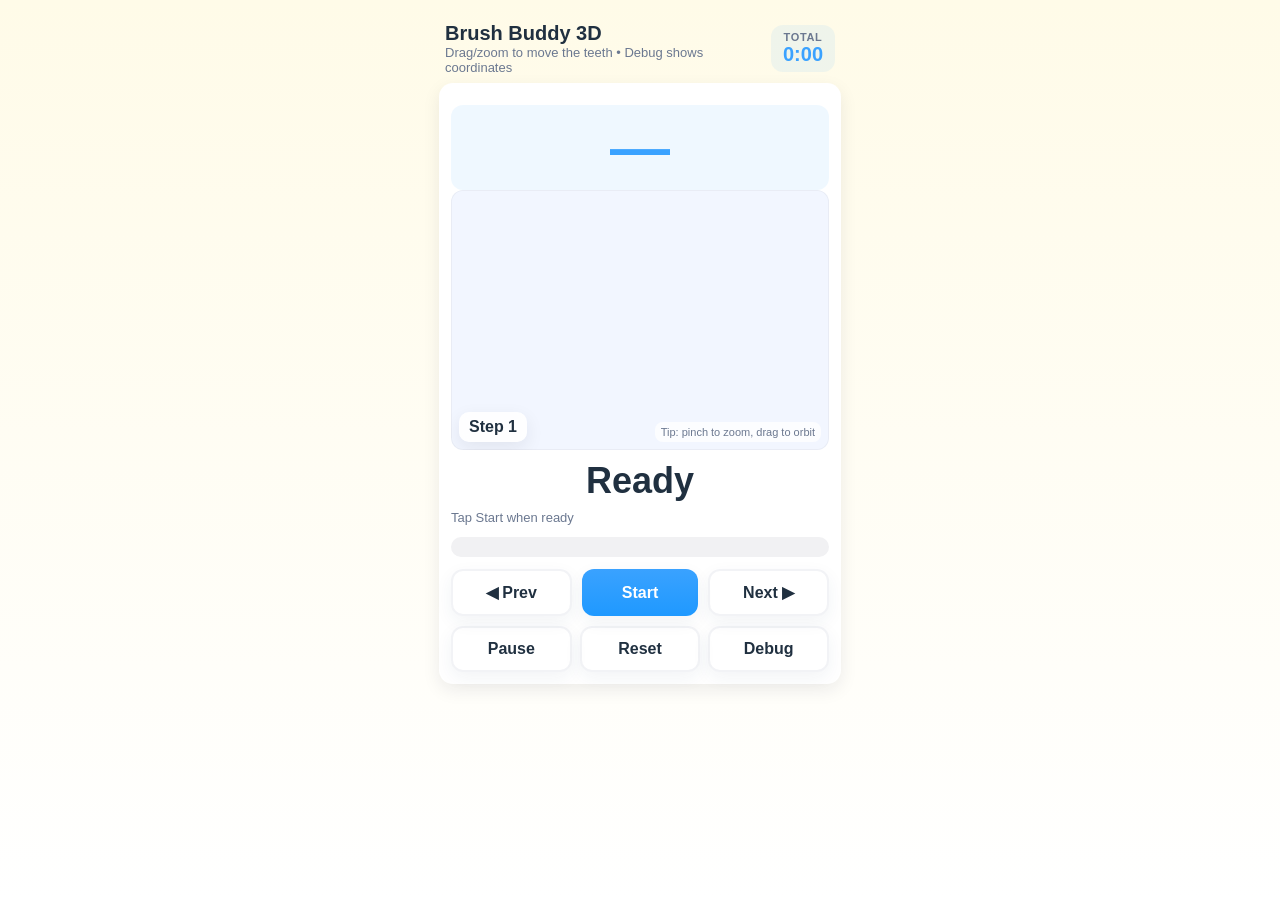
<file: index.html>
<!doctype html>
<html lang="en">
<head>
<meta charset="utf-8" />
<meta name="viewport" content="width=device-width,initial-scale=1,viewport-fit=cover" />
<title>Brush Buddy 3D — Kids Brushing Timer</title>
<link rel="stylesheet" href="brush_buddy.css" />
</head>
<body>
<div class="app">
  <header>
    <div>
      <h1>Brush Buddy 3D</h1>
      <div class="subhead">Drag/zoom to move the teeth • Debug shows coordinates</div>
    </div>
    <div class="total-time" id="totalPill" title="Total time since Start">
      <span class="total-label">Total</span>
      <span class="total-value" id="totalTime">0:00</span>
    </div>
  </header>

  <div class="card">
    <div class="phases" id="phases" aria-label="Routine phases"></div>
    <div class="countdown" id="countdown">—</div>
    <div class="three-wrap" aria-label="3D teeth model">
      <div id="threeRoot"></div>
      <div class="step-overlay" id="stepNum">Step 1</div>
      <div id="hud" class="hud">
        <div><strong>Debug</strong> — camera & target</div>
        <pre id="hudText"></pre>
        <div class="row"><button id="copyBtn">Copy</button></div>
      </div>
      <div class="hint">Tip: pinch to zoom, drag to orbit</div>
    </div>

    <div class="status">
      <div class="step-label" id="stepLabel">Ready</div>
      <div class="step-hint" id="stepHint">Tap Start when ready</div>
    </div>

    <button id="checkoffBtn" class="checkoff" style="display:none" disabled></button>

    <div class="progress"><i id="progFill"></i></div>

    <div class="controls">
      <button id="backBtn" class="ghost">◀︎ Prev</button>
      <button id="startBtn" class="primary">Start</button>
      <button id="nextBtn" class="ghost">Next ▶︎</button>
    </div>

    <div class="controls-secondary">
      <button id="pauseBtn" class="ghost">Pause</button>
      <button id="resetBtn" class="ghost">Reset</button>
      <button id="debugBtn" class="ghost">Debug</button>
    </div>

  </div>
</div>

<script type="module">
/* Use esm.sh so all imports resolve on iPhone without import maps */
import * as THREE from "https://esm.sh/three@0.160.0";
import { GLTFLoader } from "https://esm.sh/three@0.160.0/examples/jsm/loaders/GLTFLoader.js";
import { OrbitControls } from "https://esm.sh/three@0.160.0/examples/jsm/controls/OrbitControls.js";
/* Steps, timings, and timer helpers live in routine.js */
import {
  PHASES, buildRoutine, formatTime, checkoffStatus,
  brushStepNumber, plannedProgress, phaseStatus, TotalTimer,
} from "./routine.js";

/* ------------ UI + Timer ------------ */
const routine = buildRoutine();   // rinse → floss → mouthwash → 16 brushing steps
const ui = {
  countdown: document.getElementById('countdown'),
  stepLabel: document.getElementById('stepLabel'),
  stepHint:  document.getElementById('stepHint'),
  stepNum:   document.getElementById('stepNum'),
  progFill:  document.getElementById('progFill'),
  startBtn:  document.getElementById('startBtn'),
  pauseBtn:  document.getElementById('pauseBtn'),
  hud:       document.getElementById('hud'),
  hudText:   document.getElementById('hudText'),
  copyBtn:   document.getElementById('copyBtn'),
  checkoff:  document.getElementById('checkoffBtn'),
  phases:    document.getElementById('phases'),
  totalPill: document.getElementById('totalPill'),
  totalTime: document.getElementById('totalTime'),
};
// started: true from the first Start until Reset (unlocks the check-off button)
let state = { idx:0, secondsLeft: routine[0].duration, running:false, started:false, ticker:null };
const totalTimer = new TotalTimer();
function beep(freq=880, ms=120){ try{ const C=new (window.AudioContext||window.webkitAudioContext)(); const o=C.createOscillator(),g=C.createGain(); o.type='sine'; o.frequency.value=freq; g.gain.value=0.02; o.connect(g); g.connect(C.destination); o.start(); setTimeout(()=>{o.stop();C.close();},ms);}catch{} }
/* Two rising notes for a check-off or the end of the routine */
function chime(){ beep(660,110); setTimeout(()=>beep(990,180), 130); }
function vibrate(pattern){ navigator.vibrate && navigator.vibrate(pattern); }

/* Flash a random background color briefly */
function flashRandomBg(ms=500, color='red'){
  const overlay = document.createElement('div');
  overlay.className = 'flash-overlay';
  overlay.style.backgroundColor = color;
  overlay.style.animationDuration = ms + 'ms';
  document.body.appendChild(overlay);
  overlay.addEventListener('animationend', ()=> overlay.remove(), { once:true });
}

/* ------------ 3D Scene ------------ */
const container = document.getElementById('threeRoot');
const renderer = new THREE.WebGLRenderer({ antialias:true, alpha:true, powerPreference:'high-performance' });
renderer.setPixelRatio(Math.min(window.devicePixelRatio, 2));
renderer.setSize(container.clientWidth, container.clientHeight);
renderer.outputColorSpace = THREE.SRGBColorSpace;
renderer.toneMapping = THREE.ACESFilmicToneMapping;
renderer.toneMappingExposure = 1.0;
container.appendChild(renderer.domElement);

const scene = new THREE.Scene();
scene.background = new THREE.Color(0xf3f7ff);

const camera = new THREE.PerspectiveCamera(36, container.clientWidth/container.clientHeight, 0.01, 200);
camera.position.set(0, 0.2, 2.0);

// Lights
scene.add(new THREE.AmbientLight(0xffffff, 0.65));
const dir = new THREE.DirectionalLight(0xffffff, 1.0);
dir.position.set(1.2, 1.1, 1.5);
scene.add(dir);

// Controls (moveable model)
const controls = new OrbitControls(camera, renderer.domElement);
controls.enableDamping = true;
controls.dampingFactor = 0.08;
controls.rotateSpeed = 0.9;
controls.zoomSpeed = 0.6;
controls.panSpeed = 0.8;
//controls.target.set(0,0,0);

// Root
const root = new THREE.Group();
scene.add(root);
let model=null, bcenter=new THREE.Vector3(), bradius=0;

// Load model (converted metallic-roughness)
const loader = new GLTFLoader();
loader.load('./teeth_mr.glb',
  (gltf)=>{
    model = gltf.scene;

    // Ensure visible
    model.traverse(n=>{
      if(n.isMesh){ n.frustumCulled = false; n.castShadow=false; n.receiveShadow=false; }
    });

    root.add(model);

    // 🔸 Scale up 2× (per your request)
    // model.scale.multiplyScalar(2);

    // Center & bounds
    const box = new THREE.Box3().setFromObject(model);
    const size = new THREE.Vector3();
    const center = new THREE.Vector3();

    box.getSize(size);
    box.getCenter(center);

    if(Math.max(size.x,size.y,size.z) > 1e-6){
      model.position.sub(center);
      box.setFromObject(model);
    }
    const sphere = box.getBoundingSphere(new THREE.Sphere());
    bcenter.copy(sphere.center);
    bradius = Math.max(sphere.radius/1.5, 1e-3);


    // Auto-frame
    fitCameraToSphere(camera, bcenter, bradius, 1.35, new THREE.Vector3(0.6, 0.35, 0.9));
    controls.target.copy(bcenter);
    controls.update();

    // Start sequence
    setCameraToKey(cameraKeyFor(state.idx), true);
    renderStep();
    updateHud();
  },
  undefined,
  (err)=>{
    ui.stepHint.textContent = 'Could not load teeth_mr.glb — is it next to this file?';
    console.error(err);
  }
);

// Fit camera util
function fitCameraToSphere(cam, center, radius, zoom=1.2, dirHint=new THREE.Vector3(0,0,1)){
  const fov = cam.fov * Math.PI/180;
  const dist = (radius * zoom) / Math.sin(fov/2);
  const dir = dirHint.clone().normalize();
  cam.position.copy(center).addScaledVector(dir, dist);
  cam.near = Math.max(0.01, dist - radius*2);
  cam.far  = dist + radius*2 + 5;
  cam.updateProjectionMatrix();
  cam.lookAt(center);
}

// Views (directional) → converted to positions relative to model radius
function viewPositionFromDir(dir, zoom=1.25){
  if(!bradius) return new THREE.Vector3(0,0,2);
  const fov = camera.fov * Math.PI/180;
  const dist = (bradius * zoom) / Math.sin(fov/2);
  const d = dir.clone().normalize();
  return bcenter.clone().addScaledVector(d, dist);
}
const VIEW_DIRS = {
  'upper-chew-right': new THREE.Vector3( 0.4,  -0.6,  1.2),
  // 'upper-chew-right': new THREE.Vector3( 0.8,  0.5,  0.8),
  'upper-chew-left' : new THREE.Vector3(-0.4,  -0.6,  1.2),
  // 'upper-chew-left' : new THREE.Vector3(-0.8,  0.5,  0.8),
  'upper-front'     : new THREE.Vector3( 0.0,  0.4,  1.2),
  'upper-behind'    : new THREE.Vector3( 0.0,  0.6, -1.9),
  'upper-in-left'   : new THREE.Vector3(-0.8,  0.5, -0.2),
  'upper-out-left'  : new THREE.Vector3(-0.8,  0.3,  0.6),
  'upper-in-right'  : new THREE.Vector3( 0.8,  0.5, -0.2),
  'upper-out-right' : new THREE.Vector3( 0.8,  0.3,  0.6),

  'lower-chew-right': new THREE.Vector3( 0.8, -0.4,  0.8),
  'lower-chew-left' : new THREE.Vector3(-0.8, -0.4,  0.8),
  'lower-front'     : new THREE.Vector3( 0.0, -0.2,  1.2),
  'lower-behind'    : new THREE.Vector3( 0.0, -0.4, -0.9),
  'lower-in-left'   : new THREE.Vector3(-0.8, -0.3, -0.2),
  'lower-out-left'  : new THREE.Vector3(-0.8, -0.3,  0.6),
  'lower-in-right'  : new THREE.Vector3( 0.8, -0.3, -0.2),
  'lower-out-right' : new THREE.Vector3( 0.8, -0.3,  0.6),

  // Front view, zoomed out, for the dancing teeth (check-off steps and Done)
  'dance'           : new THREE.Vector3( 0.0,  0.25, 1.2),
};
const VIEW_ZOOM = { 'dance': 1.75 };

/* Check-off steps and the Done screen use the dance view */
function cameraKeyFor(idx){
  const s = routine[idx];
  return (!s || s.type === 'checkoff') ? 'dance' : s.key;
}

// Camera tween
let tweenStart = 0, tweenDur = 550;
const startPos = new THREE.Vector3(), endPos = new THREE.Vector3();

function setCameraToKey(key, immediate=false){
  if(!bradius) return;
  const dir = VIEW_DIRS[key] ? VIEW_DIRS[key].clone() : new THREE.Vector3(0,0,1);
  const dst = viewPositionFromDir(dir, VIEW_ZOOM[key]);
  controls.target.copy(bcenter); // keep target locked on teeth
  controls.update();
  if(immediate){
    camera.position.copy(dst);
    camera.lookAt(bcenter);
    controls.update();
    return;
  }
  startPos.copy(camera.position);
  endPos.copy(dst);
  tweenStart = performance.now();
}
function updateTween(now){
  const t = Math.min(1, (now - tweenStart)/tweenDur);
  const e = t<0.5 ? 2*t*t : 1 - Math.pow(-2*t+2,2)/2;
  camera.position.lerpVectors(startPos, endPos, e);
  camera.lookAt(bcenter);
  controls.update();
}

/* ------------ Dance (check-off steps and Done) ------------
 * The teeth dance while a check-off step runs, and party at the end.
 * danceAmp eases between 0 (still) and 1 (full dance), so the teeth
 * glide back to rest before the brushing camera views start. */
let danceAmp = 0, danceStyle = 'swish', lastFrame = 0;
function currentDance(){
  if(state.idx >= routine.length) return state.started ? 'party' : null;
  const s = routine[state.idx];
  return (state.running && s.type === 'checkoff') ? s.dance : null;
}
function updateDance(now){
  const dt = lastFrame ? Math.min(0.1, (now - lastFrame)/1000) : 0;
  lastFrame = now;
  const want = currentDance();
  if(want) danceStyle = want;
  danceAmp += ((want ? 1 : 0) - danceAmp) * (1 - Math.exp(-dt*5));
  if(!want && danceAmp < 0.001){ danceAmp = 0; root.position.set(0,0,0); root.rotation.set(0,0,0); return; }

  const t = now/1000, r = bradius || 1, a = danceAmp;
  let px=0, py=0, rx=0, ry=0, rz=0;
  switch(danceStyle){
    case 'swish':  // rinse: sway side to side, like water that sloshes
      px = Math.sin(t*3.5)*r*0.15; rz = Math.sin(t*3.5)*0.15; ry = Math.sin(t*1.75)*0.25; break;
    case 'floss':  // the "floss" dance: hips go one way, shoulders go the other
      px = Math.sin(t*7)*r*0.18; ry = -Math.sin(t*7)*0.35; py = Math.abs(Math.cos(t*7))*r*0.06; break;
    case 'wobble': // mouthwash: bubbly bounce and twist
      py = Math.abs(Math.sin(t*5))*r*0.2; ry = Math.sin(t*1.6)*0.7; rz = Math.sin(t*5)*0.1; break;
    case 'party':  // done: big happy hop and turn
      py = Math.abs(Math.sin(t*4))*r*0.22; ry = Math.sin(t*1.3)*1.4; rx = Math.sin(t*2.6)*0.12; break;
  }
  root.position.set(px*a, py*a, 0);
  root.rotation.set(rx*a, ry*a, rz*a);
}

/* ------------ Total time display ------------ */
let shownTotal = -1;
function renderTotal(){
  const sec = totalTimer.elapsedSeconds();
  if(sec !== shownTotal){ shownTotal = sec; ui.totalTime.textContent = formatTime(sec); }
}

/* ------------ Render & Resize ------------ */
function onResize(){
  const w = container.clientWidth, h = container.clientHeight;
  camera.aspect = w/h;
  camera.updateProjectionMatrix();
  renderer.setSize(w,h,false);
}
window.addEventListener('resize', onResize);
renderer.setAnimationLoop((now)=>{
  now = now || performance.now();
  updateTween(now); updateDance(now); renderTotal();
  renderer.render(scene, camera);
});

/* ------------ Debug toggle & HUD ------------ */
let debugOn = false, savedMaterials = [];
function updateHud(){
  if(!debugOn) return;
  const pos = camera.position, tgt = controls.target;
  const dist = pos.distanceTo(tgt);
  const az = controls.getAzimuthalAngle?.() ?? 0; // radians
  const pol = controls.getPolarAngle?.() ?? 0;    // radians
  const to3 = (v)=>`${v.x.toFixed(3)}, ${v.y.toFixed(3)}, ${v.z.toFixed(3)}`;
  ui.hudText.textContent =
`pos:  (${to3(pos)})
tgt:  (${to3(tgt)})
dist: ${dist.toFixed(3)}
azim: ${az.toFixed(3)} rad (${(az*180/Math.PI).toFixed(1)}°)
polar:${pol.toFixed(3)} rad (${(pol*180/Math.PI).toFixed(1)}°)`;
}
function toggleDebug(){
  debugOn = !debugOn;
  ui.hud.style.display = debugOn ? 'block' : 'none';
  if(!model) return;
  if(debugOn){
    savedMaterials = [];
    model.traverse(n=>{
      if(n.isMesh){ savedMaterials.push([n, n.material]); n.material = new THREE.MeshNormalMaterial(); }
    });
    updateHud();
  }else{
    savedMaterials.forEach(([mesh, mat])=> mesh.material = mat);
    savedMaterials = [];
  }
}
document.getElementById('debugBtn').addEventListener('click', toggleDebug);
ui.copyBtn.addEventListener('click', async ()=>{
  try{ await navigator.clipboard.writeText(ui.hudText.textContent); ui.hudText.textContent += "\n(copied)"; setTimeout(updateHud, 1200);}catch{}
});
controls.addEventListener('change', updateHud);

/* ------------ Timer wiring ------------ */
const countdown = document.getElementById('countdown');

/* Phase chips: 💧 Rinse · 🧵 Floss · 🫧 Mouthwash · 🪥 Brush */
ui.phases.innerHTML = PHASES.map(p =>
  `<div class="phase" data-phase="${p.id}"><span class="phase-emoji">${p.emoji}</span><span class="phase-name">${p.name}</span></div>`
).join('');
function renderPhases(){
  const st = phaseStatus(routine, state.idx);
  ui.phases.querySelectorAll('.phase').forEach(el => {
    el.classList.toggle('active', st[el.dataset.phase] === 'active');
    el.classList.toggle('done',   st[el.dataset.phase] === 'done');
  });
}

/* Big check-off button and hint text for rinse / floss / mouthwash */
function renderCheckoff(){
  const s = routine[state.idx];
  const btn = ui.checkoff;
  if(!s || s.type !== 'checkoff'){
    btn.style.display = 'none'; btn.classList.remove('pulse'); countdown.classList.remove('ok');
    return;
  }
  const st = checkoffStatus(s, state.secondsLeft);
  const ready = state.started && st.unlocked;
  btn.style.display = '';
  btn.disabled = !ready;
  btn.classList.toggle('pulse', ready && st.timeUp);
  countdown.classList.toggle('ok', ready);

  if(!state.started){
    btn.textContent = s.checkoffText;
    ui.stepHint.textContent = s.minSeconds > 0
      ? `${s.hint} · ${s.minSeconds}–${s.maxSeconds} seconds`
      : `${s.hint} · up to ${s.maxSeconds} seconds`;
  } else if(!st.unlocked){
    btn.textContent = `🔒 ${s.keepGoing}… ${formatTime(st.secondsToUnlock)}`;
    ui.stepHint.textContent = s.hint;
  } else {
    btn.textContent = `✅ ${s.checkoffText}`;
    ui.stepHint.textContent = st.timeUp ? `Time's up! Tap the green button` : `Done? Tap the green button!`;
  }
}

/* Per-second parts: countdown, progress bar, check-off button */
function renderTimer(){
  countdown.textContent = formatTime(state.secondsLeft);
  ui.progFill.style.width = (plannedProgress(routine, state.idx, state.secondsLeft) * 100).toFixed(1) + '%';
  renderCheckoff();
  renderTotal();
}

function renderStep({ sound = true } = {}){
  renderPhases();
  ui.totalPill.classList.toggle('done', state.idx >= routine.length);
  if(state.idx >= routine.length){
    ui.stepLabel.textContent = 'Done!';
    ui.stepHint.textContent  = `All done in ${formatTime(totalTimer.elapsedSeconds())} — great job!`;
    ui.stepNum.textContent   = '🎉 All done';
    countdown.textContent = '0:00'; ui.progFill.style.width = '100%';
    renderCheckoff(); renderTotal();
    setCameraToKey(cameraKeyFor(state.idx), false);
    if(sound) chime();
    vibrate([80,40,80]); return;
  }
  const s = routine[state.idx];
  ui.stepLabel.textContent = s.label;
  if(s.type === 'checkoff'){
    const p = PHASES.find(p => p.id === s.phase);
    ui.stepNum.textContent = `${p.emoji} ${p.name}`;
  } else {
    ui.stepNum.textContent  = `Step ${brushStepNumber(routine, state.idx)}`;
    ui.stepHint.textContent = `Brush this area for ${s.duration} seconds`;
  }
  renderTimer();
  setCameraToKey(cameraKeyFor(state.idx), false);
  if(sound){ beep(); vibrate(40); }
}

/* Move to the next step (Next button, brushing timer, or check-off) */
function advance(opts){
  if(state.idx < routine.length) state.idx++;
  if(state.idx >= routine.length){ stopTicker(); renderStep(opts); return; }
  state.secondsLeft = routine[state.idx].duration;
  renderStep(opts);
}
function nextStep(){ flashRandomBg(); advance(); }
function prevStep(){ state.idx = Math.max(0, state.idx-1); state.secondsLeft = routine[state.idx].duration; renderStep(); }

/* The kid taps "I did a good job …" */
function checkOff(){
  const s = routine[state.idx];
  if(!s || s.type !== 'checkoff' || !state.started) return;
  if(!checkoffStatus(s, state.secondsLeft).unlocked) return;
  flashRandomBg(600, '#2ecc71'); chime(); vibrate([40,30,80]);
  advance({ sound:false });
}

/* One tick per second.
 * Brushing: count down, then go to the next step (same as before).
 * Check-off: count down to 0, then wait for the check-off button. */
function tick(){
  const s = routine[state.idx];
  if(!s){ stopTicker(); return; }
  if(state.secondsLeft > 0){
    state.secondsLeft--;
    if(s.type === 'checkoff'){
      const st = checkoffStatus(s, state.secondsLeft);
      if(st.timeUp){ beep(660,220); vibrate([60,40,60]); }                    // time is up: wait for button
      else if(s.minSeconds > 0 && st.elapsed === s.minSeconds){ beep(1320,90); vibrate(40); } // button unlocks
    }
    renderTimer();
  } else if(s.type !== 'checkoff'){
    nextStep();
  }
}
function startTicker(){
  if(state.running) return; state.running = true; state.started = true;
  totalTimer.start();
  ui.startBtn.textContent='Running...'; ui.startBtn.classList.remove('primary'); ui.startBtn.disabled = true;
  state.ticker = setInterval(tick, 1000);
  renderTimer();
}
function stopTicker(){ state.running=false; clearInterval(state.ticker); state.ticker=null; totalTimer.pause(); ui.startBtn.textContent='Start'; ui.startBtn.classList.add('primary'); ui.startBtn.disabled=false; }
function pauseToggle(){
  if(state.idx >= routine.length) return;   // nothing to pause on the Done screen
  if(state.running){ clearInterval(state.ticker); state.ticker=null; state.running=false; totalTimer.pause(); renderTotal(); ui.pauseBtn.textContent='Resume'; }
  else { startTicker(); ui.pauseBtn.textContent='Pause'; }
}
function resetAll(){ stopTicker(); state.idx=0; state.started=false; totalTimer.reset(); state.secondsLeft = routine[0].duration; renderStep(); ui.pauseBtn.textContent='Pause'; }

/* Buttons */
document.getElementById('startBtn').addEventListener('click', ()=>{
  if(state.idx >= routine.length) resetAll();
  if(bradius){ setCameraToKey(cameraKeyFor(state.idx), true); }
  startTicker(); beep(); vibrate(80);
});
document.getElementById('nextBtn').addEventListener('click', nextStep);
document.getElementById('backBtn').addEventListener('click', prevStep);
document.getElementById('pauseBtn').addEventListener('click', pauseToggle);
document.getElementById('resetBtn').addEventListener('click', resetAll);
ui.checkoff.addEventListener('click', checkOff);

// Initialize
state.secondsLeft = routine[0].duration; renderStep();
</script>
</body>
</html>
</file>
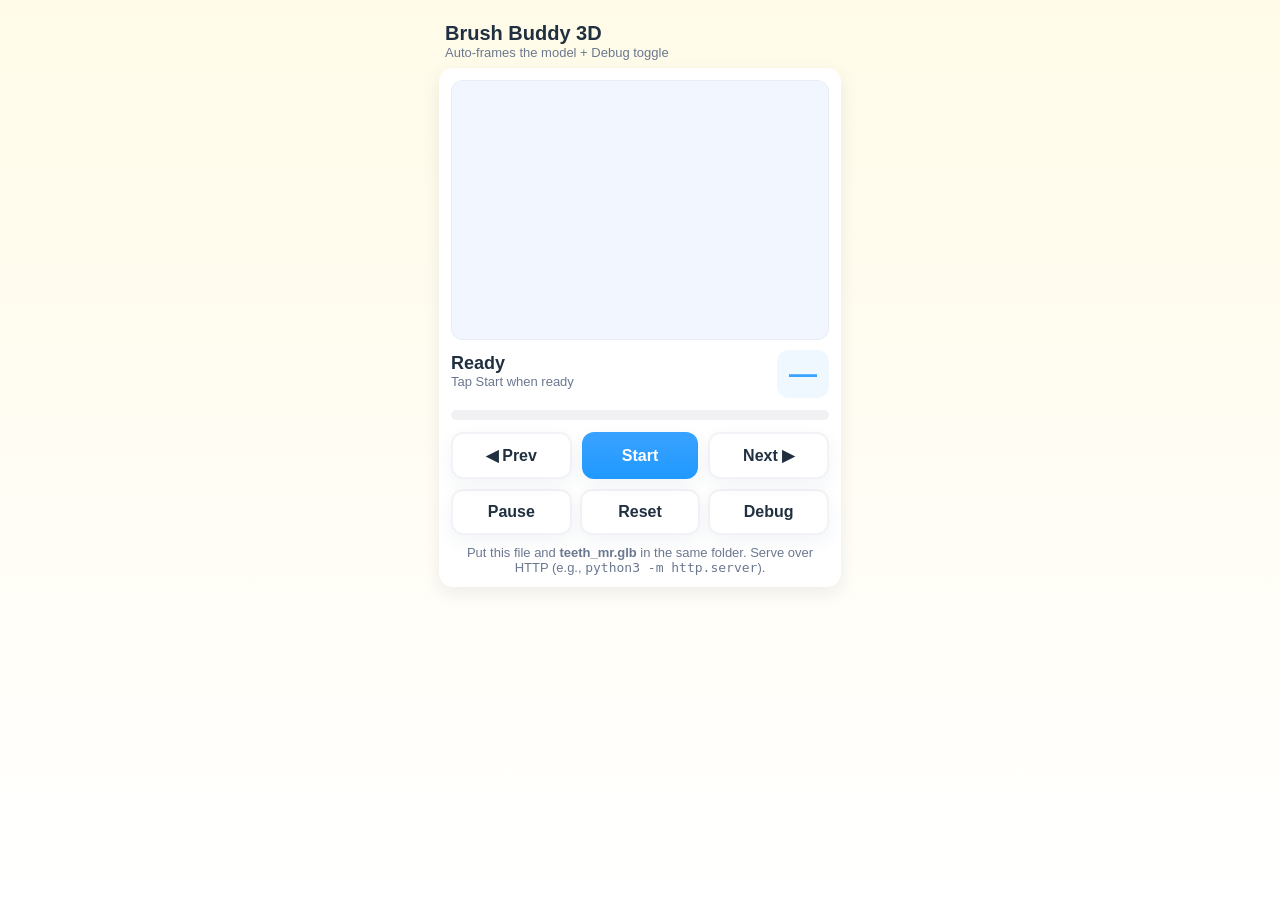
<file: brush.html>
<!doctype html>
<html lang="en">
<head>
<meta charset="utf-8" />
<meta name="viewport" content="width=device-width,initial-scale=1,viewport-fit=cover" />
<title>Brush Buddy 3D — Kids Brushing Timer (Auto‑Frame)</title>
<style>
  :root{ --bg:#fffbe8; --card:#ffffff; --accent:#3aa2ff; --accent-2:#ffb86b; --text:#203040; --muted:#6b7890; }
  html,body{ height:100%; margin:0; font-family:-apple-system,BlinkMacSystemFont,"Segoe UI",Roboto,Arial;
    background:linear-gradient(180deg,var(--bg),#fff); color:var(--text); }
  .app{ max-width:430px; margin:0 auto; padding:14px; box-sizing:border-box; }
  header{ display:flex; align-items:center; gap:12px; padding:8px 6px; }
  h1{ font-size:20px; margin:0; }
  .card{ background:var(--card); border-radius:14px; box-shadow:0 6px 18px rgba(20,30,50,.08); padding:12px; }
  .three-wrap{ width:100%; height:260px; border-radius:12px; overflow:hidden; background:#f2f6ff;
    box-shadow: inset 0 0 0 1px rgba(0,0,0,.04); }
  .status{ display:flex; align-items:center; justify-content:space-between; gap:12px; margin-top:10px; }
  .step-label{ font-weight:700; font-size:18px; }
  .countdown{ font-size:28px; font-weight:800; color:var(--accent); background:rgba(58,162,255,.08);
    padding:8px 12px; border-radius:12px; }
  .progress{ width:100%; height:10px; background:rgba(20,30,50,.06); border-radius:999px; overflow:hidden; margin-top:12px; }
  .progress > i{ display:block; height:100%; width:0%; background:linear-gradient(90deg,var(--accent),var(--accent-2)); transition:width .8s linear; }
  .controls{ display:flex; gap:10px; margin-top:12px; }
  button{ flex:1; padding:12px 10px; border-radius:12px; font-weight:700; border:0; background:linear-gradient(180deg,#f3f7ff,#e6f1ff); color:var(--text); box-shadow:0 6px 18px rgba(40,60,100,.06); font-size:16px; }
  button.primary{ background:linear-gradient(180deg,var(--accent),#1f99ff); color:#fff; }
  button.ghost{ background:transparent; border:2px solid rgba(40,60,100,.06); }
  .footer-note{ margin-top:10px; font-size:13px; color:var(--muted); text-align:center; }
  @media (max-width:380px){ .three-wrap{ height:230px; } }
  .micro{ font-size:12px; color:var(--muted); margin-top:6px; }
</style>
</head>
<body>
<div class="app">
  <header>
    <div>
      <h1>Brush Buddy 3D</h1>
      <div style="font-size:13px;color:var(--muted)">Auto‑frames the model + Debug toggle</div>
    </div>
  </header>

  <div class="card">
    <div id="threeRoot" class="three-wrap" aria-label="3D teeth model"></div>

    <div class="status">
      <div>
        <div class="step-label" id="stepLabel">Ready</div>
        <div style="font-size:13px;color:var(--muted)" id="stepHint">Tap Start when ready</div>
        <div id="meta" class="micro"></div>
      </div>
      <div class="countdown" id="countdown">—</div>
    </div>

    <div class="progress"><i id="progFill"></i></div>

    <div class="controls" style="margin-top:12px;">
      <button id="backBtn" class="ghost">◀︎ Prev</button>
      <button id="startBtn" class="primary">Start</button>
      <button id="nextBtn" class="ghost">Next ▶︎</button>
    </div>

    <div style="display:flex;gap:8px;margin-top:10px;">
      <button id="pauseBtn" class="ghost" style="flex:1">Pause</button>
      <button id="resetBtn" class="ghost" style="flex:1">Reset</button>
      <button id="debugBtn" class="ghost" style="flex:1">Debug</button>
    </div>

    <div class="footer-note">
      Put this file and <b>teeth_mr.glb</b> in the same folder. Serve over HTTP (e.g., <code>python3 -m http.server</code>).
    </div>
  </div>
</div>

<script type="module">

/* Use esm.sh so all imports resolve in Safari/Chrome without import maps */
import * as THREE from "https://esm.sh/three@0.160.0";
import { GLTFLoader } from "https://esm.sh/three@0.160.0/examples/jsm/loaders/GLTFLoader.js";

/* ------------ UI + Timer ------------ */
function buildSequenceFor(prefix){
  const P = prefix.toUpperCase();
  return [
    { key:`${prefix}-chew-right`, label:`${P} chewing — Right`, duration:15 },
    { key:`${prefix}-chew-left`,  label:`${P} chewing — Left`,  duration:15 },
    { key:`${prefix}-front`,      label:`${P} front`,           duration:10 },
    { key:`${prefix}-behind`,     label:`Behind ${P} front`,    duration:10 },
    { key:`${prefix}-in-left`,    label:`${P} inside — Left`,   duration:7  },
    { key:`${prefix}-out-left`,   label:`${P} outside — Left`,  duration:7  },
    { key:`${prefix}-in-right`,   label:`${P} inside — Right`,  duration:7  },
    { key:`${prefix}-out-right`,  label:`${P} outside — Right`, duration:7  },
  ];
}
const sequence = [...buildSequenceFor('u'), ...buildSequenceFor('l')];
const ui = {
  countdown: document.getElementById('countdown'),
  stepLabel: document.getElementById('stepLabel'),
  stepHint:  document.getElementById('stepHint'),
  progFill:  document.getElementById('progFill'),
  startBtn:  document.getElementById('startBtn'),
  pauseBtn:  document.getElementById('pauseBtn'),
  meta:      document.getElementById('meta'),
};
let state = { idx:0, secondsLeft: sequence[0].duration, running:false, ticker:null };
function formatTime(sec){ const m=Math.floor(sec/60), s=sec%60; return `${m}:${s<10?'0':''}${s}`; }
function beep(){ try{ const C=new (window.AudioContext||window.webkitAudioContext)(); const o=C.createOscillator(),g=C.createGain(); o.type='sine'; o.frequency.value=880; g.gain.value=0.02; o.connect(g); g.connect(C.destination); o.start(); setTimeout(()=>{o.stop();C.close();},120);}catch{} }

/* ------------ 3D Scene ------------ */
const container = document.getElementById('threeRoot');
const renderer = new THREE.WebGLRenderer({ antialias:true, alpha:true, powerPreference:'high-performance' });
renderer.setPixelRatio(Math.min(window.devicePixelRatio, 2));
renderer.setSize(container.clientWidth, container.clientHeight);
renderer.outputColorSpace = THREE.SRGBColorSpace;
renderer.toneMapping = THREE.ACESFilmicToneMapping;
renderer.toneMappingExposure = 1.0;
container.appendChild(renderer.domElement);

const scene = new THREE.Scene();
scene.background = new THREE.Color(0xf3f7ff);

const camera = new THREE.PerspectiveCamera(36, container.clientWidth/container.clientHeight, 0.01, 100);
camera.position.set(0, 0.2, 2.0); // wide initial view

// Lights: brighter so white enamel stands out
scene.add(new THREE.AmbientLight(0xffffff, 0.6));
const dir = new THREE.DirectionalLight(0xffffff, 1.0);
dir.position.set(1.2, 1.1, 1.5);
scene.add(dir);

// Root & helpers
const root = new THREE.Group();
scene.add(root);
let model=null, bboxHelper=null, bsphere=null, bcenter=new THREE.Vector3(), bradius=0;

// Load model
const loader = new GLTFLoader();
loader.load('./teeth_mr.glb',
  (gltf)=>{
    model = gltf.scene;

    // Ensure the model is visible regardless of material quirk
    model.traverse(n=>{
      if(n.isMesh){ n.frustumCulled = false; n.castShadow=false; n.receiveShadow=false; }
    });

    root.add(model);
    // Scale up 2×
    //model.scale.set(2,2,2);

    // Compute bounds robustly (include children)
    const box = new THREE.Box3().setFromObject(model);
    const size = new THREE.Vector3();
    const center = new THREE.Vector3();
    box.getSize(size);
    box.getCenter(center);

    // If size is degenerate, keep as-is; otherwise center
    const maxDim = Math.max(size.x,size.y,size.z);
    if(maxDim > 1e-6){
      model.position.sub(center); // center to origin
      // Recompute after centering
      box.setFromObject(model);
      box.getSize(size);
      box.getCenter(center);
    }

    // Bounding sphere for auto-framing
    bsphere = box.getBoundingSphere(new THREE.Sphere());
    bcenter.copy(bsphere.center);
    bradius = Math.max(bsphere.radius/1.5, 1e-3);

    // Add visible bbox helper
    bboxHelper = new THREE.Box3Helper(box, 0xffcc00);
    scene.add(bboxHelper);

    // Auto-frame camera from a pleasant angle
    fitCameraToSphere(camera, bcenter, bradius, 1.35, new THREE.Vector3(0.6, 0.35, 0.9));

    // Update UI with size
    ui.meta.textContent = `Model size: ${size.x.toFixed(3)} × ${size.y.toFixed(3)} × ${size.z.toFixed(3)} • radius ${bradius.toFixed(3)}`;

    // Start at first view
    setCameraToKey(sequence[0].key, true);

    renderStep();
  },
  undefined,
  (err)=>{
    ui.stepHint.textContent = 'Could not load teeth_mr.glb — is it in the same folder?';
    console.error(err);
  }
);

// Fit camera util
function fitCameraToSphere(cam, center, radius, zoom=1.2, dirHint=new THREE.Vector3(0,0,1)){
  const fov = cam.fov * Math.PI/180;
  const dist = (radius * zoom) / Math.sin(fov/2);
  const dir = dirHint.clone().normalize();
  cam.position.copy(center).addScaledVector(dir, dist);
  cam.near = Math.max(0.01, dist - radius*2);
  cam.far  = dist + radius*2 + 5;
  cam.updateProjectionMatrix();
  cam.lookAt(center);
}

// Views relative to bounding center, use auto distance
function viewPositionFromDir(dir){
  if(!bradius) return new THREE.Vector3(0,0,2); // fallback
  const fov = camera.fov * Math.PI/180;
  const dist = (bradius * 1.25) / Math.sin(fov/2);
  const d = dir.clone().normalize();
  return bcenter.clone().addScaledVector(d, dist);
}

const VIEWS = {
  'u-chew-right': new THREE.Vector3( 0.8,  0.5,  0.8),
  'u-chew-left' : new THREE.Vector3(-0.8,  0.5,  0.8),
  'u-front'     : new THREE.Vector3( 0.0,  0.4,  1.2),
  'u-behind'    : new THREE.Vector3( 0.0,  0.6, -0.9),
  'u-in-left'   : new THREE.Vector3(-0.8,  0.5, -0.2),
  'u-out-left'  : new THREE.Vector3(-0.8,  0.3,  0.6),
  'u-in-right'  : new THREE.Vector3( 0.8,  0.5, -0.2),
  'u-out-right' : new THREE.Vector3( 0.8,  0.3,  0.6),
  'l-chew-right': new THREE.Vector3( 0.8, -0.4,  0.8),
  'l-chew-left' : new THREE.Vector3(-0.8, -0.4,  0.8),
  'l-front'     : new THREE.Vector3( 0.0, -0.2,  1.2),
  'l-behind'    : new THREE.Vector3( 0.0, -0.4, -0.9),
  'l-in-left'   : new THREE.Vector3(-0.8, -0.3, -0.2),
  'l-out-left'  : new THREE.Vector3(-0.8, -0.3,  0.6),
  'l-in-right'  : new THREE.Vector3( 0.8, -0.3, -0.2),
  'l-out-right' : new THREE.Vector3( 0.8, -0.3,  0.6),
};

// Camera tween
let tweenStart = 0, tweenDur = 550;
const startPos = new THREE.Vector3(), endPos = new THREE.Vector3();
const curLook  = new THREE.Vector3(0,0,0);

function setCameraToKey(key, immediate=false){
  if(!bradius) return; // not ready
  const dir = VIEWS[key] ? VIEWS[key].clone() : new THREE.Vector3(0,0,1);
  const dst = viewPositionFromDir(dir);
  if(immediate){
    camera.position.copy(dst);
    curLook.copy(bcenter);
    camera.lookAt(curLook);
    return;
  }
  startPos.copy(camera.position);
  endPos.copy(dst);
  tweenStart = performance.now();
}
function updateTween(now){
  if(!endPos) return;
  const t = Math.min(1, (now - tweenStart)/tweenDur);
  const e = t<0.5 ? 2*t*t : 1 - Math.pow(-2*t+2,2)/2;
  camera.position.lerpVectors(startPos, endPos, e);
  camera.lookAt(bcenter);
}

/* ------------ Render & Resize ------------ */
function onResize(){
  const w = container.clientWidth, h = container.clientHeight;
  camera.aspect = w/h; camera.updateProjectionMatrix();
  renderer.setSize(w,h,false);
}
window.addEventListener('resize', onResize);
renderer.setAnimationLoop((now)=>{ updateTween(now||performance.now()); renderer.render(scene, camera); });

/* ------------ Debug toggle ------------ */
let debugOn = false, savedMaterials = [];
function toggleDebug(){
  if(!model) return;
  debugOn = !debugOn;
  if(debugOn){
    savedMaterials = [];
    model.traverse(n=>{
      if(n.isMesh){
        savedMaterials.push([n, n.material]);
        n.material = new THREE.MeshNormalMaterial({ wireframe:false });
      }
    });
    ui.stepHint.textContent = 'Debug ON: showing normal colors';
  }else{
    savedMaterials.forEach(([mesh, mat])=> mesh.material = mat);
    savedMaterials = [];
    ui.stepHint.textContent = 'Debug OFF';
  }
}
document.getElementById('debugBtn').addEventListener('click', toggleDebug);

/* ------------ Timer wiring ------------ */
function renderStep(){
  if(state.idx >= sequence.length){
    ui.stepLabel.textContent = 'Done!'; ui.stepHint.textContent = 'All areas brushed — great job!';
    ui.countdown.textContent = '0:00'; ui.progFill.style.width = '100%';
    navigator.vibrate && navigator.vibrate([80,40,80]); return;
  }
  const s = sequence[state.idx];
  ui.stepLabel.textContent = `Step ${state.idx+1} — ${s.label}`;
  ui.stepHint.textContent  = `Brush this area for ${s.duration} seconds`;
  ui.countdown.textContent = formatTime(state.secondsLeft);
  ui.progFill.style.width = Math.round((state.idx / sequence.length) * 100) + '%';
  setCameraToKey(s.key, false);
  beep(); navigator.vibrate && navigator.vibrate(40);
}
function nextStep(){ if(state.idx < sequence.length) state.idx++; if(state.idx >= sequence.length){ stopTicker(); renderStep(); return; } state.secondsLeft = sequence[state.idx].duration; renderStep(); }
function prevStep(){ state.idx = Math.max(0, state.idx-1); state.secondsLeft = sequence[state.idx].duration; renderStep(); }
function startTicker(){
  if(state.running) return; state.running = true;
  ui.startBtn.textContent='Running...'; ui.startBtn.classList.remove('primary'); ui.startBtn.disabled = true;
  state.ticker = setInterval(()=>{ if(state.secondsLeft>0){ state.secondsLeft--; ui.countdown.textContent = formatTime(state.secondsLeft); } else { nextStep(); } }, 1000);
}
function stopTicker(){ state.running=false; clearInterval(state.ticker); state.ticker=null; ui.startBtn.textContent='Start'; ui.startBtn.classList.add('primary'); ui.startBtn.disabled=false; }
function pauseToggle(){ if(state.running){ clearInterval(state.ticker); state.ticker=null; state.running=false; ui.pauseBtn.textContent='Resume'; } else { startTicker(); ui.pauseBtn.textContent='Pause'; } }
function resetAll(){ stopTicker(); state.idx=0; state.secondsLeft = sequence[0].duration; renderStep(); ui.pauseBtn.textContent='Pause'; }

/* Buttons */
document.getElementById('startBtn').addEventListener('click', ()=>{
  if(state.idx >= sequence.length) resetAll();
  if(bradius){ setCameraToKey(sequence[state.idx].key, true); }
  startTicker(); beep(); navigator.vibrate && navigator.vibrate(80);
});
document.getElementById('nextBtn').addEventListener('click', nextStep);
document.getElementById('backBtn').addEventListener('click', prevStep);
document.getElementById('pauseBtn').addEventListener('click', pauseToggle);
document.getElementById('resetBtn').addEventListener('click', resetAll);

// Initialize
state.secondsLeft = sequence[0].duration; renderStep();
</script>
</body>
</html>
</file>
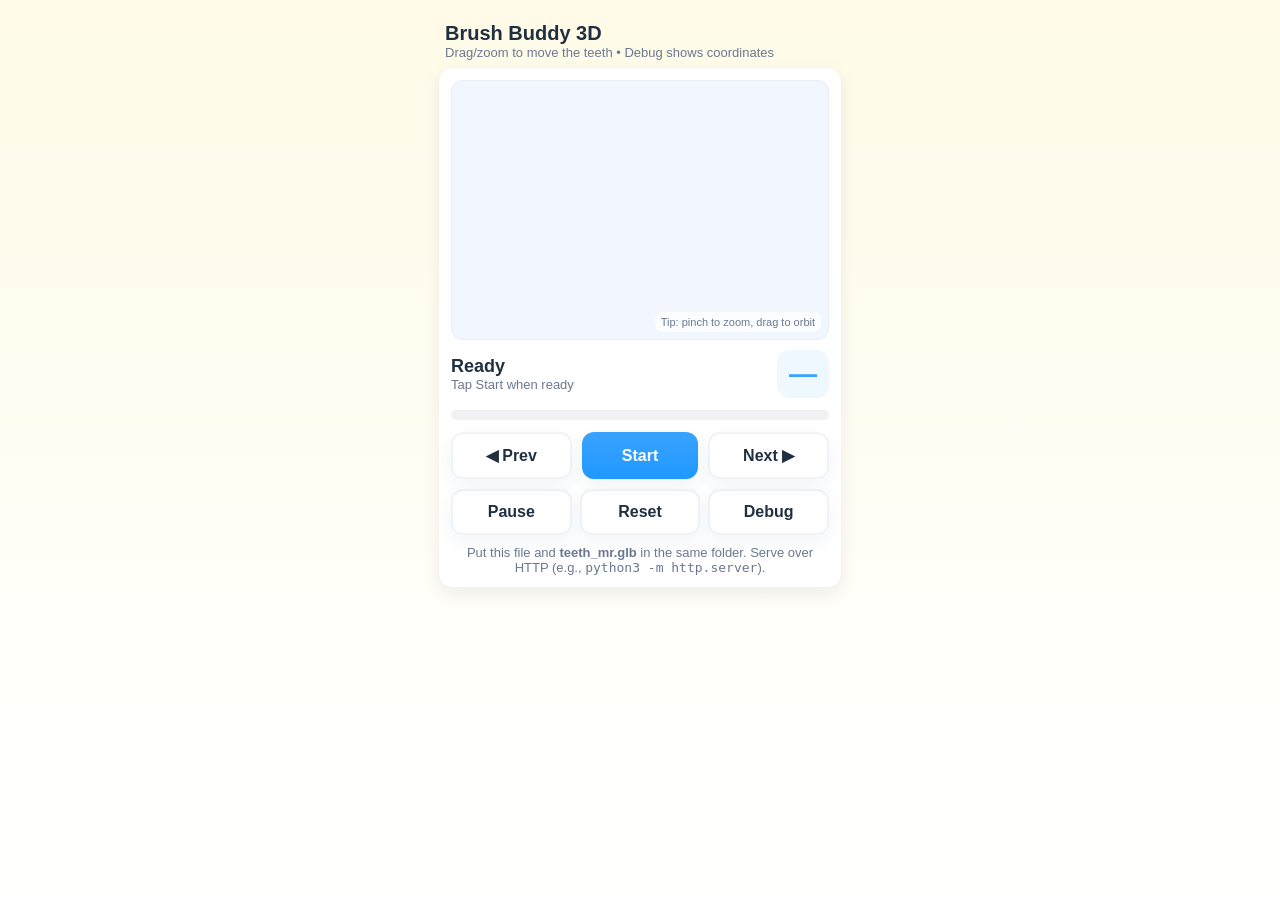
<file: brush2.html>
<!doctype html>
<html lang="en">
<head>
<meta charset="utf-8" />
<meta name="viewport" content="width=device-width,initial-scale=1,viewport-fit=cover" />
<title>Brush Buddy 3D — Kids Brushing Timer</title>
<style>
  :root{ --bg:#fffbe8; --card:#ffffff; --accent:#3aa2ff; --accent-2:#ffb86b; --text:#203040; --muted:#6b7890; }
  html,body{ height:100%; margin:0; font-family:-apple-system,BlinkMacSystemFont,"Segoe UI",Roboto,Arial;
    background:linear-gradient(180deg,var(--bg),#fff); color:var(--text); }
  .app{ max-width:430px; margin:0 auto; padding:14px; box-sizing:border-box; }
  header{ display:flex; align-items:center; gap:12px; padding:8px 6px; }
  h1{ font-size:20px; margin:0; }
  .card{ background:var(--card); border-radius:14px; box-shadow:0 6px 18px rgba(20,30,50,.08); padding:12px; }
  .three-wrap{ width:100%; height:260px; border-radius:12px; overflow:hidden; background:#f2f6ff;
    box-shadow: inset 0 0 0 1px rgba(0,0,0,.04); position:relative; }
  .status{ display:flex; align-items:center; justify-content:space-between; gap:12px; margin-top:10px; }
  .step-label{ font-weight:700; font-size:18px; }
  .countdown{ font-size:28px; font-weight:800; color:var(--accent); background:rgba(58,162,255,.08);
    padding:8px 12px; border-radius:12px; }
  .progress{ width:100%; height:10px; background:rgba(20,30,50,.06); border-radius:999px; overflow:hidden; margin-top:12px; }
  .progress > i{ display:block; height:100%; width:0%; background:linear-gradient(90deg,var(--accent),var(--accent-2)); transition:width .8s linear; }
  .controls{ display:flex; gap:10px; margin-top:12px; }
  button{ flex:1; padding:12px 10px; border-radius:12px; font-weight:700; border:0; background:linear-gradient(180deg,#f3f7ff,#e6f1ff); color:var(--text); box-shadow:0 6px 18px rgba(40,60,100,.06); font-size:16px; }
  button.primary{ background:linear-gradient(180deg,var(--accent),#1f99ff); color:#fff; }
  button.ghost{ background:transparent; border:2px solid rgba(40,60,100,.06); }
  .footer-note{ margin-top:10px; font-size:13px; color:var(--muted); text-align:center; }
  @media (max-width:380px){ .three-wrap{ height:230px; } }

  /* Debug HUD */
  .hud{
    position:absolute; left:8px; top:8px; background:rgba(0,0,0,.55); color:#fff;
    padding:8px 10px; border-radius:10px; font-size:12px; line-height:1.25;
    backdrop-filter: blur(4px); display:none; max-width: calc(100% - 16px);
  }
  .hud pre{ margin:0; white-space:pre-wrap; word-break:break-word; font-family:ui-monospace,SFMono-Regular,Menlo,monospace; }
  .hud .row{ display:flex; gap:8px; align-items:center; margin-top:6px; }
  .hud button{
    padding:6px 8px; border-radius:8px; font-size:12px; font-weight:700; color:#203040;
    background:#fff; border:0; box-shadow:none; flex:0 0 auto;
  }
  .hint{
    position:absolute; right:8px; bottom:8px; font-size:11px; color:#6b7890;
    background:rgba(255,255,255,.8); padding:4px 6px; border-radius:8px;
  }
</style>
</head>
<body>
<div class="app">
  <header>
    <div>
      <h1>Brush Buddy 3D</h1>
      <div style="font-size:13px;color:var(--muted)">Drag/zoom to move the teeth • Debug shows coordinates</div>
    </div>
  </header>

  <div class="card">
    <div class="three-wrap" aria-label="3D teeth model">
      <div id="threeRoot" style="width:100%;height:100%;"></div>
      <div id="hud" class="hud">
        <div><strong>Debug</strong> — camera & target</div>
        <pre id="hudText"></pre>
        <div class="row"><button id="copyBtn">Copy</button></div>
      </div>
      <div class="hint">Tip: pinch to zoom, drag to orbit</div>
    </div>

    <div class="status">
      <div>
        <div class="step-label" id="stepLabel">Ready</div>
        <div style="font-size:13px;color:var(--muted)" id="stepHint">Tap Start when ready</div>
      </div>
      <div class="countdown" id="countdown">—</div>
    </div>

    <div class="progress"><i id="progFill"></i></div>

    <div class="controls" style="margin-top:12px;">
      <button id="backBtn" class="ghost">◀︎ Prev</button>
      <button id="startBtn" class="primary">Start</button>
      <button id="nextBtn" class="ghost">Next ▶︎</button>
    </div>

    <div style="display:flex;gap:8px;margin-top:10px;">
      <button id="pauseBtn" class="ghost" style="flex:1">Pause</button>
      <button id="resetBtn" class="ghost" style="flex:1">Reset</button>
      <button id="debugBtn" class="ghost" style="flex:1">Debug</button>
    </div>

    <div class="footer-note">
      Put this file and <b>teeth_mr.glb</b> in the same folder. Serve over HTTP (e.g., <code>python3 -m http.server</code>).
    </div>
  </div>
</div>

<script type="module">
/* Use esm.sh so all imports resolve on iPhone without import maps */
import * as THREE from "https://esm.sh/three@0.160.0";
import { GLTFLoader } from "https://esm.sh/three@0.160.0/examples/jsm/loaders/GLTFLoader.js";
import { OrbitControls } from "https://esm.sh/three@0.160.0/examples/jsm/controls/OrbitControls.js";

function toTitleCase(str) {
  return str.toLowerCase().replace(/\b\w/g, s => s.toUpperCase());
}

/* ------------ UI + Timer ------------ */
function buildSequenceFor(prefix){
  const P = toTitleCase(prefix);
  return [
    { key:`${prefix}-chew-right`, label:`${P} chewing — Right`, duration:15 },
    { key:`${prefix}-chew-left`,  label:`${P} chewing — Left`,  duration:15 },
    { key:`${prefix}-front`,      label:`${P} front`,           duration:10 },
    { key:`${prefix}-behind`,     label:`Behind ${P} front`,    duration:10 },
    { key:`${prefix}-in-left`,    label:`${P} inside — Left`,   duration:7  },
    { key:`${prefix}-out-left`,   label:`${P} outside — Left`,  duration:7  },
    { key:`${prefix}-in-right`,   label:`${P} inside — Right`,  duration:7  },
    { key:`${prefix}-out-right`,  label:`${P} outside — Right`, duration:7  },
  ];
}
const sequence = [...buildSequenceFor('upper'), ...buildSequenceFor('lower')];
const ui = {
  countdown: document.getElementById('countdown'),
  stepLabel: document.getElementById('stepLabel'),
  stepHint:  document.getElementById('stepHint'),
  progFill:  document.getElementById('progFill'),
  startBtn:  document.getElementById('startBtn'),
  pauseBtn:  document.getElementById('pauseBtn'),
  hud:       document.getElementById('hud'),
  hudText:   document.getElementById('hudText'),
  copyBtn:   document.getElementById('copyBtn'),
};
let state = { idx:0, secondsLeft: sequence[0].duration, running:false, ticker:null };
function formatTime(sec){ const m=Math.floor(sec/60), s=sec%60; return `${m}:${s<10?'0':''}${s}`; }
function beep(){ try{ const C=new (window.AudioContext||window.webkitAudioContext)(); const o=C.createOscillator(),g=C.createGain(); o.type='sine'; o.frequency.value=880; g.gain.value=0.02; o.connect(g); g.connect(C.destination); o.start(); setTimeout(()=>{o.stop();C.close();},120);}catch{} }

/* ------------ 3D Scene ------------ */
const container = document.getElementById('threeRoot');
const renderer = new THREE.WebGLRenderer({ antialias:true, alpha:true, powerPreference:'high-performance' });
renderer.setPixelRatio(Math.min(window.devicePixelRatio, 2));
renderer.setSize(container.clientWidth, container.clientHeight);
renderer.outputColorSpace = THREE.SRGBColorSpace;
renderer.toneMapping = THREE.ACESFilmicToneMapping;
renderer.toneMappingExposure = 1.0;
container.appendChild(renderer.domElement);

const scene = new THREE.Scene();
scene.background = new THREE.Color(0xf3f7ff);

const camera = new THREE.PerspectiveCamera(36, container.clientWidth/container.clientHeight, 0.01, 200);
camera.position.set(0, 0.2, 2.0);

// Lights
scene.add(new THREE.AmbientLight(0xffffff, 0.65));
const dir = new THREE.DirectionalLight(0xffffff, 1.0);
dir.position.set(1.2, 1.1, 1.5);
scene.add(dir);

// Controls (moveable model)
const controls = new OrbitControls(camera, renderer.domElement);
controls.enableDamping = true;
controls.dampingFactor = 0.08;
controls.rotateSpeed = 0.9;
controls.zoomSpeed = 0.6;
controls.panSpeed = 0.8;
//controls.target.set(0,0,0);

// Root
const root = new THREE.Group();
scene.add(root);
let model=null, bcenter=new THREE.Vector3(), bradius=0;

// Load model (converted metallic-roughness)
const loader = new GLTFLoader();
loader.load('./teeth_mr.glb',
  (gltf)=>{
    model = gltf.scene;

    // Ensure visible
    model.traverse(n=>{
      if(n.isMesh){ n.frustumCulled = false; n.castShadow=false; n.receiveShadow=false; }
    });

    root.add(model);

    // 🔸 Scale up 2× (per your request)
    // model.scale.multiplyScalar(2);

    // Center & bounds
    const box = new THREE.Box3().setFromObject(model);
    const size = new THREE.Vector3();
    const center = new THREE.Vector3();

    box.getSize(size);
    box.getCenter(center);

    if(Math.max(size.x,size.y,size.z) > 1e-6){
      model.position.sub(center);
      box.setFromObject(model);
    }
    const sphere = box.getBoundingSphere(new THREE.Sphere());
    bcenter.copy(sphere.center);
    bradius = Math.max(sphere.radius/1.5, 1e-3);


    // Auto-frame
    fitCameraToSphere(camera, bcenter, bradius, 1.35, new THREE.Vector3(0.6, 0.35, 0.9));
    controls.target.copy(bcenter);
    controls.update();

    // Start sequence
    setCameraToKey(sequence[0].key, true);
    renderStep();
    updateHud();
  },
  undefined,
  (err)=>{
    ui.stepHint.textContent = 'Could not load teeth_mr.glb — is it next to this file?';
    console.error(err);
  }
);

// Fit camera util
function fitCameraToSphere(cam, center, radius, zoom=1.2, dirHint=new THREE.Vector3(0,0,1)){
  const fov = cam.fov * Math.PI/180;
  const dist = (radius * zoom) / Math.sin(fov/2);
  const dir = dirHint.clone().normalize();
  cam.position.copy(center).addScaledVector(dir, dist);
  cam.near = Math.max(0.01, dist - radius*2);
  cam.far  = dist + radius*2 + 5;
  cam.updateProjectionMatrix();
  cam.lookAt(center);
}

// Views (directional) → converted to positions relative to model radius
function viewPositionFromDir(dir){
  if(!bradius) return new THREE.Vector3(0,0,2);
  const fov = camera.fov * Math.PI/180;
  const dist = (bradius * 1.25) / Math.sin(fov/2);
  const d = dir.clone().normalize();
  return bcenter.clone().addScaledVector(d, dist);
}
const VIEW_DIRS = {
  'upper-chew-right': new THREE.Vector3( 0.4,  -0.6,  1.2),
  // 'upper-chew-right': new THREE.Vector3( 0.8,  0.5,  0.8),
  'upper-chew-left' : new THREE.Vector3(-0.4,  -0.6,  1.2),
  // 'upper-chew-left' : new THREE.Vector3(-0.8,  0.5,  0.8),
  'upper-front'     : new THREE.Vector3( 0.0,  0.4,  1.2),
  'upper-behind'    : new THREE.Vector3( 0.0,  0.6, -1.9),
  'upper-in-left'   : new THREE.Vector3(-0.8,  0.5, -0.2),
  'upper-out-left'  : new THREE.Vector3(-0.8,  0.3,  0.6),
  'upper-in-right'  : new THREE.Vector3( 0.8,  0.5, -0.2),
  'upper-out-right' : new THREE.Vector3( 0.8,  0.3,  0.6),

  'lower-chew-right': new THREE.Vector3( 0.8, -0.4,  0.8),
  'lower-chew-left' : new THREE.Vector3(-0.8, -0.4,  0.8),
  'lower-front'     : new THREE.Vector3( 0.0, -0.2,  1.2),
  'lower-behind'    : new THREE.Vector3( 0.0, -0.4, -0.9),
  'lower-in-left'   : new THREE.Vector3(-0.8, -0.3, -0.2),
  'lower-out-left'  : new THREE.Vector3(-0.8, -0.3,  0.6),
  'lower-in-right'  : new THREE.Vector3( 0.8, -0.3, -0.2),
  'lower-out-right' : new THREE.Vector3( 0.8, -0.3,  0.6),
};

// Camera tween
let tweenStart = 0, tweenDur = 550;
const startPos = new THREE.Vector3(), endPos = new THREE.Vector3();

function setCameraToKey(key, immediate=false){
  if(!bradius) return;
  const dir = VIEW_DIRS[key] ? VIEW_DIRS[key].clone() : new THREE.Vector3(0,0,1);
  const dst = viewPositionFromDir(dir);
  controls.target.copy(bcenter); // keep target locked on teeth
  controls.update();
  if(immediate){
    camera.position.copy(dst);
    camera.lookAt(bcenter);
    controls.update();
    return;
  }
  startPos.copy(camera.position);
  endPos.copy(dst);
  tweenStart = performance.now();
}
function updateTween(now){
  const t = Math.min(1, (now - tweenStart)/tweenDur);
  const e = t<0.5 ? 2*t*t : 1 - Math.pow(-2*t+2,2)/2;
  camera.position.lerpVectors(startPos, endPos, e);
  camera.lookAt(bcenter);
  controls.update();
}

/* ------------ Render & Resize ------------ */
function onResize(){
  const w = container.clientWidth, h = container.clientHeight;
  camera.aspect = w/h;
  camera.updateProjectionMatrix();
  renderer.setSize(w,h,false);
}
window.addEventListener('resize', onResize);
renderer.setAnimationLoop((now)=>{ updateTween(now||performance.now()); renderer.render(scene, camera); });

/* ------------ Debug toggle & HUD ------------ */
let debugOn = false, savedMaterials = [];
function updateHud(){
  if(!debugOn) return;
  const pos = camera.position, tgt = controls.target;
  const dist = pos.distanceTo(tgt);
  const az = controls.getAzimuthalAngle?.() ?? 0; // radians
  const pol = controls.getPolarAngle?.() ?? 0;    // radians
  const to3 = (v)=>`${v.x.toFixed(3)}, ${v.y.toFixed(3)}, ${v.z.toFixed(3)}`;
  ui.hudText.textContent =
`pos:  (${to3(pos)})
tgt:  (${to3(tgt)})
dist: ${dist.toFixed(3)}
azim: ${az.toFixed(3)} rad (${(az*180/Math.PI).toFixed(1)}°)
polar:${pol.toFixed(3)} rad (${(pol*180/Math.PI).toFixed(1)}°)`;
}
function toggleDebug(){
  debugOn = !debugOn;
  ui.hud.style.display = debugOn ? 'block' : 'none';
  if(!model) return;
  if(debugOn){
    savedMaterials = [];
    model.traverse(n=>{
      if(n.isMesh){ savedMaterials.push([n, n.material]); n.material = new THREE.MeshNormalMaterial(); }
    });
    updateHud();
  }else{
    savedMaterials.forEach(([mesh, mat])=> mesh.material = mat);
    savedMaterials = [];
  }
}
document.getElementById('debugBtn').addEventListener('click', toggleDebug);
ui.copyBtn.addEventListener('click', async ()=>{
  try{ await navigator.clipboard.writeText(ui.hudText.textContent); ui.hudText.textContent += "\n(copied)"; setTimeout(updateHud, 1200);}catch{}
});
controls.addEventListener('change', updateHud);

/* ------------ Timer wiring ------------ */
const countdown = document.getElementById('countdown');
function renderStep(){
  if(state.idx >= sequence.length){
    ui.stepLabel.textContent = 'Done!'; ui.stepHint.textContent = 'All areas brushed — great job!';
    countdown.textContent = '0:00'; ui.progFill.style.width = '100%';
    navigator.vibrate && navigator.vibrate([80,40,80]); return;
  }
  const s = sequence[state.idx];
  ui.stepLabel.textContent = `Step ${state.idx+1} — ${s.label}`;
  ui.stepHint.textContent  = `Brush this area for ${s.duration} seconds`;
  countdown.textContent = formatTime(state.secondsLeft);
  ui.progFill.style.width = Math.round((state.idx / sequence.length) * 100) + '%';
  setCameraToKey(s.key, false);
  beep(); navigator.vibrate && navigator.vibrate(40);
}
function nextStep(){ if(state.idx < sequence.length) state.idx++; if(state.idx >= sequence.length){ stopTicker(); renderStep(); return; } state.secondsLeft = sequence[state.idx].duration; renderStep(); }
function prevStep(){ state.idx = Math.max(0, state.idx-1); state.secondsLeft = sequence[state.idx].duration; renderStep(); }
function startTicker(){
  if(state.running) return; state.running = true;
  ui.startBtn.textContent='Running...'; ui.startBtn.classList.remove('primary'); ui.startBtn.disabled = true;
  state.ticker = setInterval(()=>{ if(state.secondsLeft>0){ state.secondsLeft--; countdown.textContent = formatTime(state.secondsLeft); } else { nextStep(); } }, 1000);
}
function stopTicker(){ state.running=false; clearInterval(state.ticker); state.ticker=null; ui.startBtn.textContent='Start'; ui.startBtn.classList.add('primary'); ui.startBtn.disabled=false; }
function pauseToggle(){ if(state.running){ clearInterval(state.ticker); state.ticker=null; state.running=false; ui.pauseBtn.textContent='Resume'; } else { startTicker(); ui.pauseBtn.textContent='Pause'; } }
function resetAll(){ stopTicker(); state.idx=0; state.secondsLeft = sequence[0].duration; renderStep(); ui.pauseBtn.textContent='Pause'; }

/* Buttons */
document.getElementById('startBtn').addEventListener('click', ()=>{
  if(state.idx >= sequence.length) resetAll();
  if(bradius){ setCameraToKey(sequence[state.idx].key, true); }
  startTicker(); beep(); navigator.vibrate && navigator.vibrate(80);
});
document.getElementById('nextBtn').addEventListener('click', nextStep);
document.getElementById('backBtn').addEventListener('click', prevStep);
document.getElementById('pauseBtn').addEventListener('click', pauseToggle);
document.getElementById('resetBtn').addEventListener('click', resetAll);

// Initialize
state.secondsLeft = sequence[0].duration; renderStep();
</script>
</body>
</html>
</file>
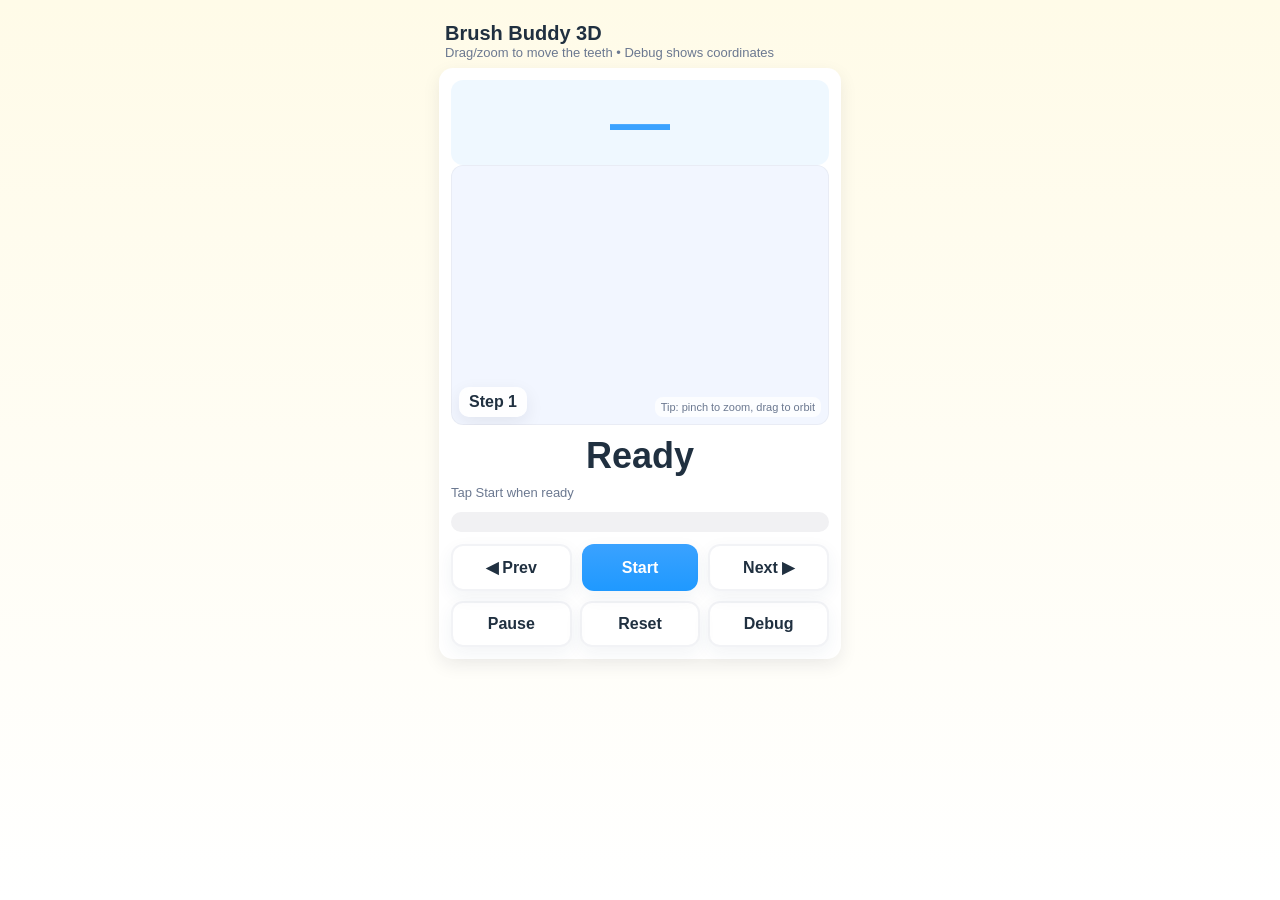
<file: brush_buddy.html>
<!doctype html>
<html lang="en">
<head>
<meta charset="utf-8" />
<meta name="viewport" content="width=device-width,initial-scale=1,viewport-fit=cover" />
<title>Brush Buddy 3D — Kids Brushing Timer</title>
<link rel="stylesheet" href="brush_buddy.css" />
</head>
<body>
<div class="app">
  <header>
    <div>
      <h1>Brush Buddy 3D</h1>
      <div class="subhead">Drag/zoom to move the teeth • Debug shows coordinates</div>
    </div>
  </header>

  <div class="card">
    <div class="countdown" id="countdown">—</div>
    <div class="three-wrap" aria-label="3D teeth model">
      <div id="threeRoot"></div>
      <div class="step-overlay" id="stepNum">Step 1</div>
      <div id="hud" class="hud">
        <div><strong>Debug</strong> — camera & target</div>
        <pre id="hudText"></pre>
        <div class="row"><button id="copyBtn">Copy</button></div>
      </div>
      <div class="hint">Tip: pinch to zoom, drag to orbit</div>
    </div>

    <div class="status">
      <div class="step-label" id="stepLabel">Ready</div>
      <div class="step-hint" id="stepHint">Tap Start when ready</div>
    </div>

    <div class="progress"><i id="progFill"></i></div>

    <div class="controls">
      <button id="backBtn" class="ghost">◀︎ Prev</button>
      <button id="startBtn" class="primary">Start</button>
      <button id="nextBtn" class="ghost">Next ▶︎</button>
    </div>

    <div class="controls-secondary">
      <button id="pauseBtn" class="ghost">Pause</button>
      <button id="resetBtn" class="ghost">Reset</button>
      <button id="debugBtn" class="ghost">Debug</button>
    </div>

  </div>
</div>

<script type="module">
/* Use esm.sh so all imports resolve on iPhone without import maps */
import * as THREE from "https://esm.sh/three@0.160.0";
import { GLTFLoader } from "https://esm.sh/three@0.160.0/examples/jsm/loaders/GLTFLoader.js";
import { OrbitControls } from "https://esm.sh/three@0.160.0/examples/jsm/controls/OrbitControls.js";

function toTitleCase(str) {
  return str.toLowerCase().replace(/\b\w/g, s => s.toUpperCase());
}

/* ------------ UI + Timer ------------ */
function buildSequenceFor(prefix){
  const P = toTitleCase(prefix);
  return [
    { key:`${prefix}-chew-right`, label:`${P} — Right`,          duration:15 },
    { key:`${prefix}-chew-left`,  label:`${P} — Left`,           duration:15 },
    { key:`${prefix}-front`,      label:`${P} front`,            duration:11 },
    { key:`${prefix}-behind`,     label:`Behind front teeth`,    duration:11 },
    { key:`${prefix}-in-left`,    label:`${P} inside - outside`, duration:8  },
    { key:`${prefix}-out-left`,   label:`${P} outside - inside`, duration:8  },
    { key:`${prefix}-in-right`,   label:`${P} inside - outside`, duration:8  },
    { key:`${prefix}-out-right`,  label:`${P} outside - inside`, duration:8  },
  ];
}
const sequence = [...buildSequenceFor('upper'), ...buildSequenceFor('lower')];
const ui = {
  countdown: document.getElementById('countdown'),
  stepLabel: document.getElementById('stepLabel'),
  stepHint:  document.getElementById('stepHint'),
  stepNum:   document.getElementById('stepNum'),
  progFill:  document.getElementById('progFill'),
  startBtn:  document.getElementById('startBtn'),
  pauseBtn:  document.getElementById('pauseBtn'),
  hud:       document.getElementById('hud'),
  hudText:   document.getElementById('hudText'),
  copyBtn:   document.getElementById('copyBtn'),
};
let state = { idx:0, secondsLeft: sequence[0].duration, running:false, ticker:null };
function formatTime(sec){ const m=Math.floor(sec/60), s=sec%60; return `${m}:${s<10?'0':''}${s}`; }
function beep(){ try{ const C=new (window.AudioContext||window.webkitAudioContext)(); const o=C.createOscillator(),g=C.createGain(); o.type='sine'; o.frequency.value=880; g.gain.value=0.02; o.connect(g); g.connect(C.destination); o.start(); setTimeout(()=>{o.stop();C.close();},120);}catch{} }

/* Flash a random background color briefly */
function flashRandomBg(ms=500){
  const overlay = document.createElement('div');
  overlay.className = 'flash-overlay';
  overlay.style.backgroundColor = `red`;
  overlay.style.animationDuration = ms + 'ms';
  document.body.appendChild(overlay);
  overlay.addEventListener('animationend', ()=> overlay.remove(), { once:true });
}

/* ------------ 3D Scene ------------ */
const container = document.getElementById('threeRoot');
const renderer = new THREE.WebGLRenderer({ antialias:true, alpha:true, powerPreference:'high-performance' });
renderer.setPixelRatio(Math.min(window.devicePixelRatio, 2));
renderer.setSize(container.clientWidth, container.clientHeight);
renderer.outputColorSpace = THREE.SRGBColorSpace;
renderer.toneMapping = THREE.ACESFilmicToneMapping;
renderer.toneMappingExposure = 1.0;
container.appendChild(renderer.domElement);

const scene = new THREE.Scene();
scene.background = new THREE.Color(0xf3f7ff);

const camera = new THREE.PerspectiveCamera(36, container.clientWidth/container.clientHeight, 0.01, 200);
camera.position.set(0, 0.2, 2.0);

// Lights
scene.add(new THREE.AmbientLight(0xffffff, 0.65));
const dir = new THREE.DirectionalLight(0xffffff, 1.0);
dir.position.set(1.2, 1.1, 1.5);
scene.add(dir);

// Controls (moveable model)
const controls = new OrbitControls(camera, renderer.domElement);
controls.enableDamping = true;
controls.dampingFactor = 0.08;
controls.rotateSpeed = 0.9;
controls.zoomSpeed = 0.6;
controls.panSpeed = 0.8;
//controls.target.set(0,0,0);

// Root
const root = new THREE.Group();
scene.add(root);
let model=null, bcenter=new THREE.Vector3(), bradius=0;

// Load model (converted metallic-roughness)
const loader = new GLTFLoader();
loader.load('./teeth_mr.glb',
  (gltf)=>{
    model = gltf.scene;

    // Ensure visible
    model.traverse(n=>{
      if(n.isMesh){ n.frustumCulled = false; n.castShadow=false; n.receiveShadow=false; }
    });

    root.add(model);

    // 🔸 Scale up 2× (per your request)
    // model.scale.multiplyScalar(2);

    // Center & bounds
    const box = new THREE.Box3().setFromObject(model);
    const size = new THREE.Vector3();
    const center = new THREE.Vector3();

    box.getSize(size);
    box.getCenter(center);

    if(Math.max(size.x,size.y,size.z) > 1e-6){
      model.position.sub(center);
      box.setFromObject(model);
    }
    const sphere = box.getBoundingSphere(new THREE.Sphere());
    bcenter.copy(sphere.center);
    bradius = Math.max(sphere.radius/1.5, 1e-3);


    // Auto-frame
    fitCameraToSphere(camera, bcenter, bradius, 1.35, new THREE.Vector3(0.6, 0.35, 0.9));
    controls.target.copy(bcenter);
    controls.update();

    // Start sequence
    setCameraToKey(sequence[0].key, true);
    renderStep();
    updateHud();
  },
  undefined,
  (err)=>{
    ui.stepHint.textContent = 'Could not load teeth_mr.glb — is it next to this file?';
    console.error(err);
  }
);

// Fit camera util
function fitCameraToSphere(cam, center, radius, zoom=1.2, dirHint=new THREE.Vector3(0,0,1)){
  const fov = cam.fov * Math.PI/180;
  const dist = (radius * zoom) / Math.sin(fov/2);
  const dir = dirHint.clone().normalize();
  cam.position.copy(center).addScaledVector(dir, dist);
  cam.near = Math.max(0.01, dist - radius*2);
  cam.far  = dist + radius*2 + 5;
  cam.updateProjectionMatrix();
  cam.lookAt(center);
}

// Views (directional) → converted to positions relative to model radius
function viewPositionFromDir(dir){
  if(!bradius) return new THREE.Vector3(0,0,2);
  const fov = camera.fov * Math.PI/180;
  const dist = (bradius * 1.25) / Math.sin(fov/2);
  const d = dir.clone().normalize();
  return bcenter.clone().addScaledVector(d, dist);
}
const VIEW_DIRS = {
  'upper-chew-right': new THREE.Vector3( 0.4,  -0.6,  1.2),
  // 'upper-chew-right': new THREE.Vector3( 0.8,  0.5,  0.8),
  'upper-chew-left' : new THREE.Vector3(-0.4,  -0.6,  1.2),
  // 'upper-chew-left' : new THREE.Vector3(-0.8,  0.5,  0.8),
  'upper-front'     : new THREE.Vector3( 0.0,  0.4,  1.2),
  'upper-behind'    : new THREE.Vector3( 0.0,  0.6, -1.9),
  'upper-in-left'   : new THREE.Vector3(-0.8,  0.5, -0.2),
  'upper-out-left'  : new THREE.Vector3(-0.8,  0.3,  0.6),
  'upper-in-right'  : new THREE.Vector3( 0.8,  0.5, -0.2),
  'upper-out-right' : new THREE.Vector3( 0.8,  0.3,  0.6),

  'lower-chew-right': new THREE.Vector3( 0.8, -0.4,  0.8),
  'lower-chew-left' : new THREE.Vector3(-0.8, -0.4,  0.8),
  'lower-front'     : new THREE.Vector3( 0.0, -0.2,  1.2),
  'lower-behind'    : new THREE.Vector3( 0.0, -0.4, -0.9),
  'lower-in-left'   : new THREE.Vector3(-0.8, -0.3, -0.2),
  'lower-out-left'  : new THREE.Vector3(-0.8, -0.3,  0.6),
  'lower-in-right'  : new THREE.Vector3( 0.8, -0.3, -0.2),
  'lower-out-right' : new THREE.Vector3( 0.8, -0.3,  0.6),
};

// Camera tween
let tweenStart = 0, tweenDur = 550;
const startPos = new THREE.Vector3(), endPos = new THREE.Vector3();

function setCameraToKey(key, immediate=false){
  if(!bradius) return;
  const dir = VIEW_DIRS[key] ? VIEW_DIRS[key].clone() : new THREE.Vector3(0,0,1);
  const dst = viewPositionFromDir(dir);
  controls.target.copy(bcenter); // keep target locked on teeth
  controls.update();
  if(immediate){
    camera.position.copy(dst);
    camera.lookAt(bcenter);
    controls.update();
    return;
  }
  startPos.copy(camera.position);
  endPos.copy(dst);
  tweenStart = performance.now();
}
function updateTween(now){
  const t = Math.min(1, (now - tweenStart)/tweenDur);
  const e = t<0.5 ? 2*t*t : 1 - Math.pow(-2*t+2,2)/2;
  camera.position.lerpVectors(startPos, endPos, e);
  camera.lookAt(bcenter);
  controls.update();
}

/* ------------ Render & Resize ------------ */
function onResize(){
  const w = container.clientWidth, h = container.clientHeight;
  camera.aspect = w/h;
  camera.updateProjectionMatrix();
  renderer.setSize(w,h,false);
}
window.addEventListener('resize', onResize);
renderer.setAnimationLoop((now)=>{ updateTween(now||performance.now()); renderer.render(scene, camera); });

/* ------------ Debug toggle & HUD ------------ */
let debugOn = false, savedMaterials = [];
function updateHud(){
  if(!debugOn) return;
  const pos = camera.position, tgt = controls.target;
  const dist = pos.distanceTo(tgt);
  const az = controls.getAzimuthalAngle?.() ?? 0; // radians
  const pol = controls.getPolarAngle?.() ?? 0;    // radians
  const to3 = (v)=>`${v.x.toFixed(3)}, ${v.y.toFixed(3)}, ${v.z.toFixed(3)}`;
  ui.hudText.textContent =
`pos:  (${to3(pos)})
tgt:  (${to3(tgt)})
dist: ${dist.toFixed(3)}
azim: ${az.toFixed(3)} rad (${(az*180/Math.PI).toFixed(1)}°)
polar:${pol.toFixed(3)} rad (${(pol*180/Math.PI).toFixed(1)}°)`;
}
function toggleDebug(){
  debugOn = !debugOn;
  ui.hud.style.display = debugOn ? 'block' : 'none';
  if(!model) return;
  if(debugOn){
    savedMaterials = [];
    model.traverse(n=>{
      if(n.isMesh){ savedMaterials.push([n, n.material]); n.material = new THREE.MeshNormalMaterial(); }
    });
    updateHud();
  }else{
    savedMaterials.forEach(([mesh, mat])=> mesh.material = mat);
    savedMaterials = [];
  }
}
document.getElementById('debugBtn').addEventListener('click', toggleDebug);
ui.copyBtn.addEventListener('click', async ()=>{
  try{ await navigator.clipboard.writeText(ui.hudText.textContent); ui.hudText.textContent += "\n(copied)"; setTimeout(updateHud, 1200);}catch{}
});
controls.addEventListener('change', updateHud);

/* ------------ Timer wiring ------------ */
const countdown = document.getElementById('countdown');
function renderStep(){
  if(state.idx >= sequence.length){
    ui.stepLabel.textContent = 'Done!'; ui.stepHint.textContent = 'All areas brushed — great job!';
    countdown.textContent = '0:00'; ui.progFill.style.width = '100%';
    navigator.vibrate && navigator.vibrate([80,40,80]); return;
  }
  const s = sequence[state.idx];
  ui.stepLabel.textContent = s.label;
  ui.stepNum.textContent   = `Step ${state.idx+1}`;
  ui.stepHint.textContent  = `Brush this area for ${s.duration} seconds`;
  countdown.textContent = formatTime(state.secondsLeft);
  ui.progFill.style.width = Math.round((state.idx / sequence.length) * 100) + '%';
  setCameraToKey(s.key, false);
  beep(); navigator.vibrate && navigator.vibrate(40);
}
function nextStep(){ flashRandomBg(); if(state.idx < sequence.length) state.idx++; if(state.idx >= sequence.length){ stopTicker(); renderStep(); return; } state.secondsLeft = sequence[state.idx].duration; renderStep(); }
function prevStep(){ state.idx = Math.max(0, state.idx-1); state.secondsLeft = sequence[state.idx].duration; renderStep(); }
function startTicker(){
  if(state.running) return; state.running = true;
  ui.startBtn.textContent='Running...'; ui.startBtn.classList.remove('primary'); ui.startBtn.disabled = true;
  state.ticker = setInterval(()=>{ if(state.secondsLeft>0){ state.secondsLeft--; countdown.textContent = formatTime(state.secondsLeft); } else { nextStep(); } }, 1000);
}
function stopTicker(){ state.running=false; clearInterval(state.ticker); state.ticker=null; ui.startBtn.textContent='Start'; ui.startBtn.classList.add('primary'); ui.startBtn.disabled=false; }
function pauseToggle(){ if(state.running){ clearInterval(state.ticker); state.ticker=null; state.running=false; ui.pauseBtn.textContent='Resume'; } else { startTicker(); ui.pauseBtn.textContent='Pause'; } }
function resetAll(){ stopTicker(); state.idx=0; state.secondsLeft = sequence[0].duration; renderStep(); ui.pauseBtn.textContent='Pause'; }

/* Buttons */
document.getElementById('startBtn').addEventListener('click', ()=>{
  if(state.idx >= sequence.length) resetAll();
  if(bradius){ setCameraToKey(sequence[state.idx].key, true); }
  startTicker(); beep(); navigator.vibrate && navigator.vibrate(80);
});
document.getElementById('nextBtn').addEventListener('click', nextStep);
document.getElementById('backBtn').addEventListener('click', prevStep);
document.getElementById('pauseBtn').addEventListener('click', pauseToggle);
document.getElementById('resetBtn').addEventListener('click', resetAll);

// Initialize
state.secondsLeft = sequence[0].duration; renderStep();
</script>
</body>
</html>
</file>
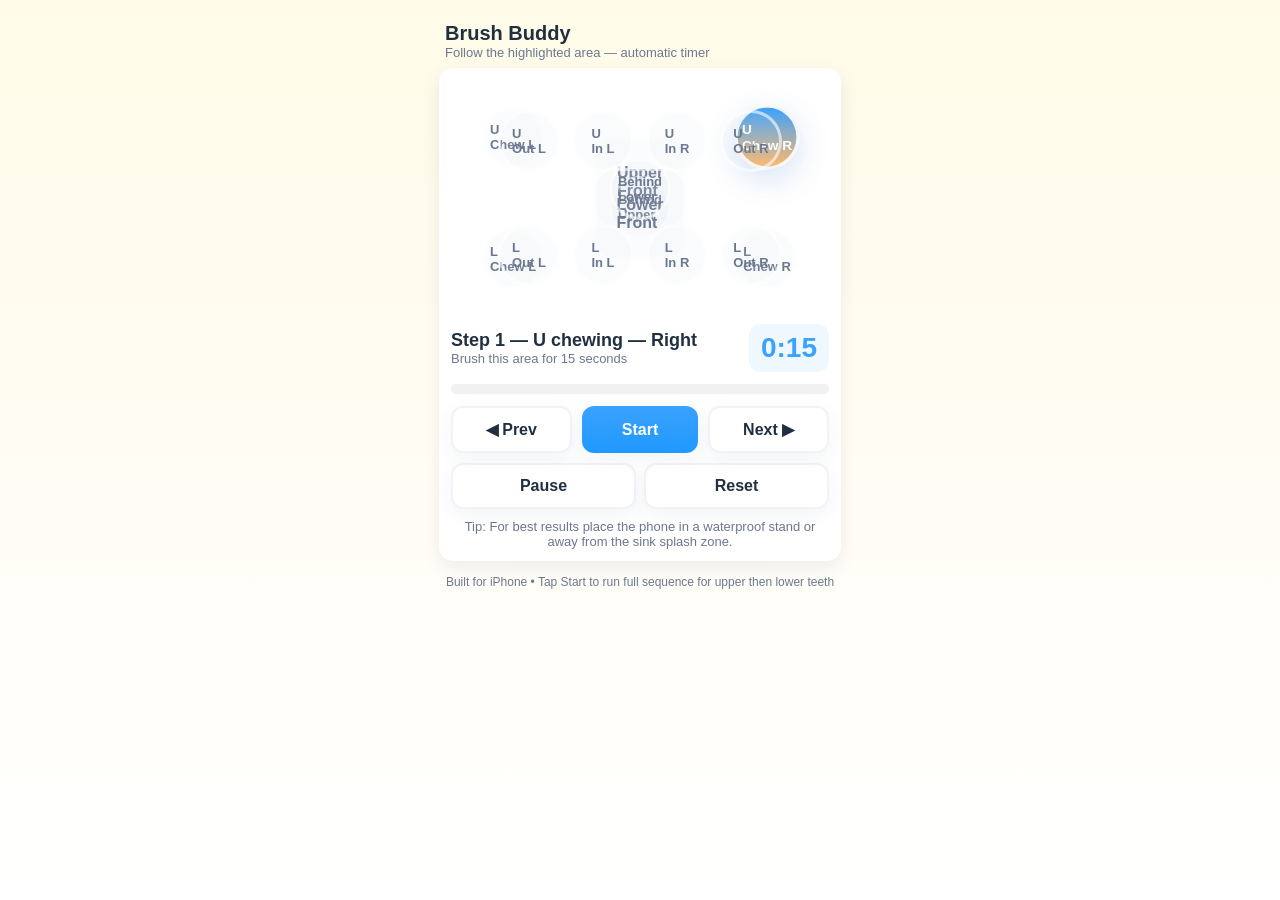
<file: brushing.html>
<!doctype html>
<html lang="en">
<head>
<meta charset="utf-8" />
<meta name="viewport" content="width=device-width,initial-scale=1,viewport-fit=cover" />
<title>Brush Buddy — Kids Brushing Timer</title>
<style>
  :root{
    --bg:#fffbe8;
    --card:#ffffff;
    --accent:#3aa2ff;
    --accent-2:#ffb86b;
    --text:#203040;
    --muted:#6b7890;
  }
  html,body{
    height:100%;
    margin:0;
    font-family: -apple-system, BlinkMacSystemFont, "Segoe UI", Roboto, "Helvetica Neue", Arial;
    background: linear-gradient(180deg,var(--bg),#fff);
    color:var(--text);
  }
  .app {
    max-width:430px; /* iPhone friendly */
    margin:0 auto;
    padding:14px;
    box-sizing:border-box;
  }
  header{
    display:flex;
    align-items:center;
    gap:12px;
    padding:8px 6px;
  }
  h1{
    font-size:20px;
    margin:0;
  }
  .card{
    background:var(--card);
    border-radius:14px;
    box-shadow: 0 6px 18px rgba(20,30,50,0.08);
    padding:12px;
  }

  /* mouth area */
  .mouth-wrap{
    display:flex;
    justify-content:center;
    padding:8px 0 6px;
  }
  .mouth{
    width:100%;
    max-width:360px;
    height:220px;
    position:relative;
  }
  /* circles representing regions */
  .region{
    position:absolute;
    width:68px;
    height:68px;
    border-radius:999px;
    display:flex;
    align-items:center;
    justify-content:center;
    font-weight:700;
    color:var(--muted);
    background:rgba(200,210,230,0.08);
    transition: transform .25s ease, box-shadow .25s ease, background .25s;
    border:3px solid rgba(255,255,255,0.6);
  }
  .region.small{ width:56px; height:56px; font-size:13px; }
  .region.front { width:86px;height:86px; font-size:16px; border-radius:18px; }

  .region.active{
    transform:scale(1.05);
    box-shadow: 0 10px 30px rgba(30,100,200,0.18);
    color:white;
    background: linear-gradient(180deg,var(--accent),var(--accent-2));
    border-color: rgba(255,255,255,0.9);
  }

  /* upper row positions */
  /* positions are approximate to resemble a mouth */
  #u-chew-right { top:18px; right:22px; }
  #u-chew-left  { top:18px; left:22px; }
  #u-front     { top:48px; left:50%; transform:translateX(-50%); }
  #u-behind    { top:88px; left:50%; transform:translateX(-50%); }

  #u-in-left   { top:22px; left:112px; }
  #u-out-left  { top:22px; left:38px; }
  #u-in-right  { top:22px; right:112px; }
  #u-out-right { top:22px; right:38px; }

  /* lower row */
  #l-chew-right { bottom:18px; right:22px; }
  #l-chew-left  { bottom:18px; left:22px; }
  #l-front     { bottom:48px; left:50%; transform:translateX(-50%); }
  #l-behind    { bottom:88px; left:50%; transform:translateX(-50%); }

  #l-in-left   { bottom:22px; left:112px; }
  #l-out-left  { bottom:22px; left:38px; }
  #l-in-right  { bottom:22px; right:112px; }
  #l-out-right { bottom:22px; right:38px; }

  /* timer & controls */
  .status {
    display:flex;
    align-items:center;
    justify-content:space-between;
    gap:12px;
    margin-top:10px;
  }
  .step-label{
    font-weight:700;
    font-size:18px;
  }
  .countdown{
    font-size:28px;
    font-weight:800;
    color:var(--accent);
    background:rgba(58,162,255,0.08);
    padding:8px 12px;
    border-radius:12px;
  }
  .controls{
    display:flex;
    gap:10px;
    margin-top:12px;
  }
  button{
    flex:1;
    padding:12px 10px;
    border-radius:12px;
    font-weight:700;
    border:0;
    background:linear-gradient(180deg,#f3f7ff,#e6f1ff);
    color:var(--text);
    box-shadow: 0 6px 18px rgba(40,60,100,0.06);
    font-size:16px;
  }
  button.primary{
    background:linear-gradient(180deg,var(--accent),#1f99ff);
    color:white;
  }
  button.ghost{
    background:transparent;
    border:2px solid rgba(40,60,100,0.06);
  }
  .progress-row{
    margin-top:12px;
  }
  .progress {
    width:100%;
    height:10px;
    background:rgba(20,30,50,0.06);
    border-radius:999px;
    overflow:hidden;
  }
  .progress > i {
    display:block;
    height:100%;
    width:0%;
    background:linear-gradient(90deg,var(--accent),var(--accent-2));
    transition: width .8s linear;
  }

  .footer-note{
    margin-top:10px;
    font-size:13px;
    color:var(--muted);
    text-align:center;
  }

  /* big friendly start screen */
  .start-screen{
    text-align:center;
    padding:22px 6px;
  }
  .big-start{
    display:inline-block;
    padding:18px 26px;
    border-radius:999px;
    font-size:20px;
    font-weight:900;
    color:white;
    background:linear-gradient(180deg,var(--accent),#1f99ff);
  }

  @media (max-width:380px){
    .mouth { height:190px; }
    .region{ width:60px; height:60px; }
    .region.front{ width:72px; height:72px; }
  }
</style>
</head>
<body>
<div class="app">
  <header>
    <div>
      <h1>Brush Buddy</h1>
      <div style="font-size:13px;color:var(--muted)">Follow the highlighted area — automatic timer</div>
    </div>
  </header>

  <div class="card">
    <div class="mouth-wrap">
      <div class="mouth" role="img" aria-label="Cartoon mouth with brushing regions">
        <!-- Upper regions -->
        <div id="u-chew-right" class="region small">U<br>Chew R</div>
        <div id="u-chew-left"  class="region small">U<br>Chew L</div>
        <div id="u-front"      class="region front">Upper<br>Front</div>
        <div id="u-behind"     class="region small">Behind<br>Upper</div>

        <div id="u-in-left"   class="region small">U<br>In L</div>
        <div id="u-out-left"  class="region small">U<br>Out L</div>
        <div id="u-in-right"  class="region small">U<br>In R</div>
        <div id="u-out-right" class="region small">U<br>Out R</div>

        <!-- Lower regions -->
        <div id="l-chew-right" class="region small">L<br>Chew R</div>
        <div id="l-chew-left"  class="region small">L<br>Chew L</div>
        <div id="l-front"      class="region front">Lower<br>Front</div>
        <div id="l-behind"     class="region small">Behind<br>Lower</div>

        <div id="l-in-left"   class="region small">L<br>In L</div>
        <div id="l-out-left"  class="region small">L<br>Out L</div>
        <div id="l-in-right"  class="region small">L<br>In R</div>
        <div id="l-out-right" class="region small">L<br>Out R</div>
      </div>
    </div>

    <div class="status">
      <div>
        <div class="step-label" id="stepLabel">Ready</div>
        <div style="font-size:13px;color:var(--muted)" id="stepHint">Tap Start when ready</div>
      </div>
      <div class="countdown" id="countdown">—</div>
    </div>

    <div class="progress-row">
      <div class="progress" aria-hidden="true"><i id="progFill"></i></div>
    </div>

    <div class="controls" style="margin-top:12px;">
      <button id="backBtn" class="ghost" aria-label="Previous step">◀︎ Prev</button>
      <button id="startBtn" class="primary">Start</button>
      <button id="nextBtn" class="ghost" aria-label="Next step">Next ▶︎</button>
    </div>

    <div style="display:flex;gap:8px;margin-top:10px;">
      <button id="pauseBtn" class="ghost" style="flex:1">Pause</button>
      <button id="resetBtn" class="ghost" style="flex:1">Reset</button>
    </div>

    <div class="footer-note">
      Tip: For best results place the phone in a waterproof stand or away from the sink splash zone.
    </div>
  </div>

  <div style="height:14px"></div>
  <div style="font-size:12px;color:var(--muted);text-align:center">
    Built for iPhone • Tap Start to run full sequence for upper then lower teeth
  </div>
</div>

<script>
/*
 Sequence built exactly from user's steps:
 1) Flat, chewing sides of upper teeth — 15s each side (right, left)
 2) Front upper teeth — 10s
 3) Behind the front upper teeth — 10s
 4) Four upper sides — inside two sides, outside two sides — 7s per side
 5) repeat steps for bottom teeth
*/

const regions = {
  // upper region element ids
  'u-chew-right': document.getElementById('u-chew-right'),
  'u-chew-left':  document.getElementById('u-chew-left'),
  'u-front':      document.getElementById('u-front'),
  'u-behind':     document.getElementById('u-behind'),
  'u-in-left':    document.getElementById('u-in-left'),
  'u-out-left':   document.getElementById('u-out-left'),
  'u-in-right':   document.getElementById('u-in-right'),
  'u-out-right':  document.getElementById('u-out-right'),
  // lower
  'l-chew-right': document.getElementById('l-chew-right'),
  'l-chew-left':  document.getElementById('l-chew-left'),
  'l-front':      document.getElementById('l-front'),
  'l-behind':     document.getElementById('l-behind'),
  'l-in-left':    document.getElementById('l-in-left'),
  'l-out-left':   document.getElementById('l-out-left'),
  'l-in-right':   document.getElementById('l-in-right'),
  'l-out-right':  document.getElementById('l-out-right'),
};

function buildSequenceFor(upperOrLowerPrefix) {
  // prefix "u" or "l"
  const p = upperOrLowerPrefix;
  return [
    { label:`${p.toUpperCase()} chewing — Right`, duration:15, region:`${p}-chew-right` },
    { label:`${p.toUpperCase()} chewing — Left`,  duration:15, region:`${p}-chew-left` },
    { label:`${p.toUpperCase()} front`,           duration:10, region:`${p}-front` },
    { label:`Behind ${p.toUpperCase()} front`,    duration:10, region:`${p}-behind` },
    // four sides: inside two sides, outside two sides — 7s each
    { label:`${p.toUpperCase()} inside — Left`,   duration:7, region:`${p}-in-left` },
    { label:`${p.toUpperCase()} outside — Left`,  duration:7, region:`${p}-out-left` },
    { label:`${p.toUpperCase()} inside — Right`,  duration:7, region:`${p}-in-right` },
    { label:`${p.toUpperCase()} outside — Right`, duration:7, region:`${p}-out-right` }
  ];
}

// full sequence: upper then lower
const sequence = [
  ...buildSequenceFor('u'),
  ...buildSequenceFor('l')
];

let state = {
  idx: 0,
  secondsLeft: sequence.length ? sequence[0].duration : 0,
  running: false,
  ticker: null,
};

const countdown = document.getElementById('countdown');
const stepLabel = document.getElementById('stepLabel');
const stepHint  = document.getElementById('stepHint');
const progFill  = document.getElementById('progFill');

function renderStep(){
  // clear active classes
  Object.values(regions).forEach(el => el && el.classList.remove('active'));
  if(state.idx >= sequence.length){
    stepLabel.textContent = 'Done!';
    stepHint.textContent = 'All areas brushed — great job!';
    countdown.textContent = '0:00';
    progFill.style.width = '100%';
    navigator.vibrate && navigator.vibrate([80,40,80]);
    return;
  }
  const s = sequence[state.idx];
  stepLabel.textContent = `Step ${state.idx+1} — ${s.label}`;
  stepHint.textContent = `Brush this area for ${s.duration} seconds`;
  countdown.textContent = formatTime(state.secondsLeft);
  // highlight region
  const el = regions[s.region];
  if(el) el.classList.add('active');
  // progress percent
  const percent = Math.round((state.idx / sequence.length) * 100);
  progFill.style.width = percent + '%';
}

function formatTime(sec){
  const mm = Math.floor(sec/60);
  const ss = sec % 60;
  return mm + ':' + (ss<10? '0'+ss : ss);
}

function nextStep(auto=true){
  // go to next step
  if(state.idx < sequence.length){
    state.idx++;
  }
  if(state.idx >= sequence.length){
    stopTicker();
    renderStep();
    return;
  }
  state.secondsLeft = sequence[state.idx].duration;
  renderStep();
  if(auto && state.running){
    // beep / vibrate
    beep();
    navigator.vibrate && navigator.vibrate(60);
  }
}

function prevStep(){
  if(state.idx <= 0){
    state.secondsLeft = sequence[0].duration;
    renderStep();
    return;
  }
  state.idx = Math.max(0, state.idx - 1);
  state.secondsLeft = sequence[state.idx].duration;
  renderStep();
}

function startTicker(){
  if(state.running) return;
  state.running = true;
  document.getElementById('startBtn').textContent = 'Running...';
  document.getElementById('startBtn').classList.remove('primary');
  document.getElementById('startBtn').disabled = true;
  // tick every second
  state.ticker = setInterval(() => {
    if(state.secondsLeft > 0){
      state.secondsLeft--;
      countdown.textContent = formatTime(state.secondsLeft);
    } else {
      // advance
      nextStep(true);
    }
    // if finish exactly, handle percent
    if(state.idx >= sequence.length){
      // done
      stopTicker();
    }
  }, 1000);
}

function stopTicker(){
  state.running = false;
  clearInterval(state.ticker);
  state.ticker = null;
  document.getElementById('startBtn').textContent = 'Start';
  document.getElementById('startBtn').classList.add('primary');
  document.getElementById('startBtn').disabled = false;
}

function pauseToggle(){
  if(state.running){
    clearInterval(state.ticker);
    state.running = false;
    state.ticker = null;
    document.getElementById('pauseBtn').textContent = 'Resume';
  } else {
    // resume ticking
    state.running = true;
    document.getElementById('pauseBtn').textContent = 'Pause';
    state.ticker = setInterval(() => {
      if(state.secondsLeft > 0){
        state.secondsLeft--;
        countdown.textContent = formatTime(state.secondsLeft);
      } else {
        nextStep(true);
        if(state.idx >= sequence.length) stopTicker();
      }
    }, 1000);
  }
}

function resetAll(){
  stopTicker();
  state.idx = 0;
  state.secondsLeft = sequence.length ? sequence[0].duration : 0;
  renderStep();
  document.getElementById('pauseBtn').textContent = 'Pause';
}

function beep(){
  try{
    const ctx = new (window.AudioContext || window.webkitAudioContext)();
    const o = ctx.createOscillator();
    const g = ctx.createGain();
    o.type = 'sine';
    o.frequency.value = 880;
    g.gain.value = 0.02;
    o.connect(g);
    g.connect(ctx.destination);
    o.start(0);
    setTimeout(()=>{ o.stop(); ctx.close(); }, 120);
  }catch(e){
    // ignore audio errors on some browsers
  }
}

// wire controls
document.getElementById('startBtn').addEventListener('click', () => {
  // start from current spot
  if(state.idx >= sequence.length) {
    // restart from beginning
    resetAll();
  }
  startTicker();
  beep();
  navigator.vibrate && navigator.vibrate(80);
});
document.getElementById('nextBtn').addEventListener('click', () => {
  nextStep(false);
});
document.getElementById('backBtn').addEventListener('click', () => {
  prevStep();
});
document.getElementById('pauseBtn').addEventListener('click', () => {
  pauseToggle();
});
document.getElementById('resetBtn').addEventListener('click', () => {
  resetAll();
});

// initialize display
if(sequence.length){
  state.secondsLeft = sequence[0].duration;
}
renderStep();

// Accessibility: allow spacebar/enter for start when on device keyboard
document.addEventListener('keydown', (e) => {
  if(e.code === 'Space' || e.key === 'Enter'){
    e.preventDefault();
    if(!state.running) startTicker();
    else pauseToggle();
  }
});

</script>
</body>
</html>
</file>
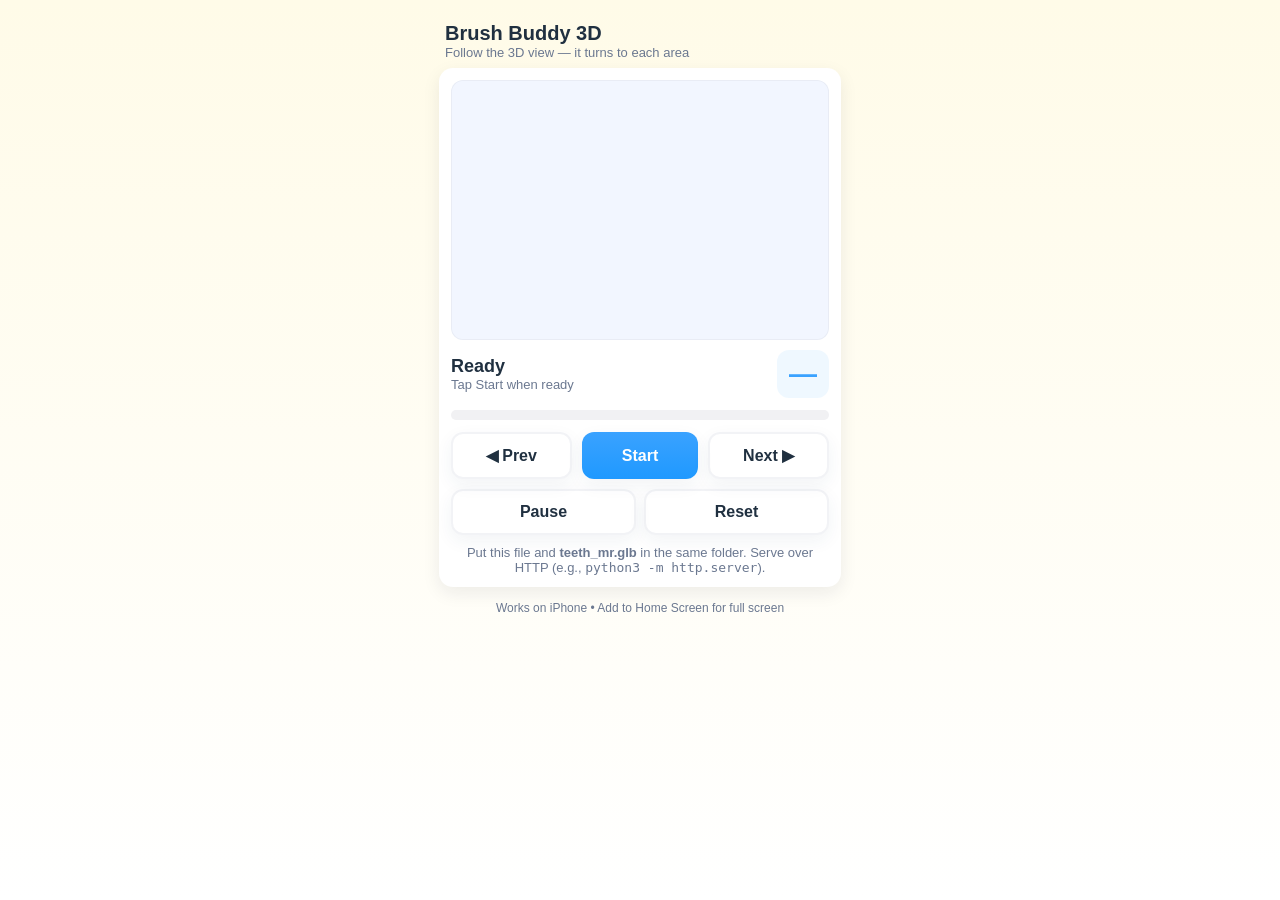
<file: brushing_mr2.html>
<!doctype html>
<html lang="en">
<head>
<meta charset="utf-8" />
<meta name="viewport" content="width=device-width,initial-scale=1,viewport-fit=cover" />
<title>Brush Buddy 3D — Kids Brushing Timer</title>
<style>
  :root{ --bg:#fffbe8; --card:#ffffff; --accent:#3aa2ff; --accent-2:#ffb86b; --text:#203040; --muted:#6b7890; }
  html,body{ height:100%; margin:0; font-family:-apple-system,BlinkMacSystemFont,"Segoe UI",Roboto,Arial;
    background:linear-gradient(180deg,var(--bg),#fff); color:var(--text); }
  .app{ max-width:430px; margin:0 auto; padding:14px; box-sizing:border-box; }
  header{ display:flex; align-items:center; gap:12px; padding:8px 6px; }
  h1{ font-size:20px; margin:0; }
  .card{ background:var(--card); border-radius:14px; box-shadow:0 6px 18px rgba(20,30,50,.08); padding:12px; }
  .three-wrap{ width:100%; height:260px; border-radius:12px; overflow:hidden; background:#f2f6ff;
    box-shadow: inset 0 0 0 1px rgba(0,0,0,.04); }
  .status{ display:flex; align-items:center; justify-content:space-between; gap:12px; margin-top:10px; }
  .step-label{ font-weight:700; font-size:18px; }
  .countdown{ font-size:28px; font-weight:800; color:var(--accent); background:rgba(58,162,255,.08);
    padding:8px 12px; border-radius:12px; }
  .progress{ width:100%; height:10px; background:rgba(20,30,50,.06); border-radius:999px; overflow:hidden; margin-top:12px; }
  .progress > i{ display:block; height:100%; width:0%; background:linear-gradient(90deg,var(--accent),var(--accent-2)); transition:width .8s linear; }
  .controls{ display:flex; gap:10px; margin-top:12px; }
  button{ flex:1; padding:12px 10px; border-radius:12px; font-weight:700; border:0; background:linear-gradient(180deg,#f3f7ff,#e6f1ff); color:var(--text); box-shadow:0 6px 18px rgba(40,60,100,.06); font-size:16px; }
  button.primary{ background:linear-gradient(180deg,var(--accent),#1f99ff); color:#fff; }
  button.ghost{ background:transparent; border:2px solid rgba(40,60,100,.06); }
  .footer-note{ margin-top:10px; font-size:13px; color:var(--muted); text-align:center; }
  @media (max-width:380px){ .three-wrap{ height:230px; } }
</style>
</head>
<body>
<div class="app">
  <header>
    <div>
      <h1>Brush Buddy 3D</h1>
      <div style="font-size:13px;color:var(--muted)">Follow the 3D view — it turns to each area</div>
    </div>
  </header>

  <div class="card">
    <div id="threeRoot" class="three-wrap" aria-label="3D teeth model"></div>

    <div class="status">
      <div>
        <div class="step-label" id="stepLabel">Ready</div>
        <div style="font-size:13px;color:var(--muted)" id="stepHint">Tap Start when ready</div>
      </div>
      <div class="countdown" id="countdown">—</div>
    </div>

    <div class="progress"><i id="progFill"></i></div>

    <div class="controls" style="margin-top:12px;">
      <button id="backBtn" class="ghost">◀︎ Prev</button>
      <button id="startBtn" class="primary">Start</button>
      <button id="nextBtn" class="ghost">Next ▶︎</button>
    </div>

    <div style="display:flex;gap:8px;margin-top:10px;">
      <button id="pauseBtn" class="ghost" style="flex:1">Pause</button>
      <button id="resetBtn" class="ghost" style="flex:1">Reset</button>
    </div>

    <div class="footer-note">
      Put this file and <b>teeth_mr.glb</b> in the same folder. Serve over HTTP (e.g., <code>python3 -m http.server</code>).
    </div>
  </div>

  <div style="height:14px"></div>
  <div style="font-size:12px;color:var(--muted);text-align:center">
    Works on iPhone • Add to Home Screen for full screen
  </div>
</div>

<script type="module">
/* Use esm.sh so internal bare imports are rewritten for the browser */
import * as THREE from "https://esm.sh/three@0.160.0";
import { GLTFLoader } from "https://esm.sh/three@0.160.0/examples/jsm/loaders/GLTFLoader.js";

/* ------------------ Timer/Steps ------------------ */
function buildSequenceFor(prefix){
  const P = prefix.toUpperCase();
  return [
    { key:`${prefix}-chew-right`, label:`${P} chewing — Right`, duration:15 },
    { key:`${prefix}-chew-left`,  label:`${P} chewing — Left`,  duration:15 },
    { key:`${prefix}-front`,      label:`${P} front`,           duration:10 },
    { key:`${prefix}-behind`,     label:`Behind ${P} front`,    duration:10 },
    { key:`${prefix}-in-left`,    label:`${P} inside — Left`,   duration:7  },
    { key:`${prefix}-out-left`,   label:`${P} outside — Left`,  duration:7  },
    { key:`${prefix}-in-right`,   label:`${P} inside — Right`,  duration:7  },
    { key:`${prefix}-out-right`,  label:`${P} outside — Right`, duration:7  },
  ];
}
const sequence = [...buildSequenceFor('u'), ...buildSequenceFor('l')];

const ui = {
  countdown: document.getElementById('countdown'),
  stepLabel: document.getElementById('stepLabel'),
  stepHint:  document.getElementById('stepHint'),
  progFill:  document.getElementById('progFill'),
  startBtn:  document.getElementById('startBtn'),
  pauseBtn:  document.getElementById('pauseBtn'),
};
let state = { idx:0, secondsLeft: sequence[0].duration, running:false, ticker:null };
function formatTime(sec){ const m=Math.floor(sec/60), s=sec%60; return `${m}:${s<10?'0':''}${s}`; }
function beep(){ try{ const C=new (window.AudioContext||window.webkitAudioContext)(); const o=C.createOscillator(),g=C.createGain(); o.type='sine'; o.frequency.value=880; g.gain.value=0.02; o.connect(g); g.connect(C.destination); o.start(); setTimeout(()=>{o.stop();C.close();},120);}catch{} }

/* ------------------ 3D Scene ------------------ */
const container = document.getElementById('threeRoot');
const renderer = new THREE.WebGLRenderer({ antialias:true, alpha:true, powerPreference:'high-performance' });
renderer.setPixelRatio(Math.min(window.devicePixelRatio, 2));
renderer.setSize(container.clientWidth, container.clientHeight);
container.appendChild(renderer.domElement);

const scene = new THREE.Scene();
const camera = new THREE.PerspectiveCamera(36, container.clientWidth/container.clientHeight, 0.01, 100);
camera.position.set(0.6, 0.25, 0.9);

// Lights
scene.add(new THREE.HemisphereLight(0xffffff, 0x445566, 1.0));
const dir = new THREE.DirectionalLight(0xffffff, 0.9);
dir.position.set(1.2, 1.1, 1.5);
scene.add(dir);

// Background
renderer.setClearColor(new THREE.Color(0xf3f7ff), 1);

// Model root
const group = new THREE.Group();
scene.add(group);
let model=null;

// Load the converted GLB
const loader = new GLTFLoader();
loader.load(
  './teeth_mr.glb',  // if you ran "optimize", change to './teeth_mr_opt.glb'
  (gltf)=>{
    model = gltf.scene;

    // Center & scale
    const box = new THREE.Box3().setFromObject(model);
    const size = new THREE.Vector3(); const center = new THREE.Vector3();
    box.getSize(size); box.getCenter(center);
    model.position.sub(center);
    const maxDim = Math.max(size.x,size.y,size.z)||1;
    model.scale.setScalar(0.8 / maxDim);

    group.add(model);
    setCameraToKey(sequence[0].key, true);
    renderStep();
  },
  undefined,
  (err)=>{
    ui.stepHint.textContent = 'Could not load teeth_mr.glb — ensure it is next to this file.';
    console.error(err);
  }
);

/* ------------------ Camera Views ------------------ */
const VIEWS = {
  // UPPER
  'u-chew-right': { pos:[ 0.55, 0.25,  0.55], look:[0,0,0] },
  'u-chew-left' : { pos:[-0.55, 0.25,  0.55], look:[0,0,0] },
  'u-front'     : { pos:[ 0.00, 0.18,  0.85], look:[0,0.05,0.05] },
  'u-behind'    : { pos:[ 0.00, 0.28, -0.55], look:[0,0.05,0.00] },

  'u-in-left'   : { pos:[-0.55, 0.25, -0.10], look:[-0.15,0.10,0] },
  'u-out-left'  : { pos:[-0.55, 0.18,  0.35], look:[-0.10,0.05,0.10] },
  'u-in-right'  : { pos:[ 0.55, 0.25, -0.10], look:[ 0.15,0.10,0] },
  'u-out-right' : { pos:[ 0.55, 0.18,  0.35], look:[ 0.10,0.05,0.10] },

  // LOWER
  'l-chew-right': { pos:[ 0.55,-0.18,  0.55], look:[0,-0.02,0.02] },
  'l-chew-left' : { pos:[-0.55,-0.18,  0.55], look:[0,-0.02,0.02] },
  'l-front'     : { pos:[ 0.00,-0.10,  0.85], look:[0,-0.05,0.05] },
  'l-behind'    : { pos:[ 0.00,-0.18, -0.55], look:[0,-0.05,0.00] },

  'l-in-left'   : { pos:[-0.55,-0.12, -0.10], look:[-0.12,-0.05,0] },
  'l-out-left'  : { pos:[-0.55,-0.12,  0.35], look:[-0.10,-0.05,0.10] },
  'l-in-right'  : { pos:[ 0.55,-0.12, -0.10], look:[ 0.12,-0.05,0] },
  'l-out-right' : { pos:[ 0.55,-0.12,  0.35], look:[ 0.10,-0.05,0.10] },
};

let tweenStart = 0, tweenDur = 550; // ms
const startPos = new THREE.Vector3(), startLook = new THREE.Vector3();
const endPos   = new THREE.Vector3(), endLook  = new THREE.Vector3();
const curLook  = new THREE.Vector3(0,0,0);

function setCameraToKey(key, immediate=false){
  const v = VIEWS[key]; if(!v) return;
  if(immediate){
    camera.position.set(...v.pos);
    curLook.set(...v.look); camera.lookAt(curLook);
    return;
  }
  startPos.copy(camera.position); startLook.copy(curLook);
  endPos.set(...v.pos); endLook.set(...v.look);
  tweenStart = performance.now();
}
function updateTween(now){
  const t = Math.min(1, (now - tweenStart)/tweenDur);
  const e = t<0.5 ? 2*t*t : 1 - Math.pow(-2*t+2,2)/2;
  if(t<1){ camera.position.lerpVectors(startPos, endPos, e); curLook.lerpVectors(startLook, endLook, e); }
  else   { camera.position.copy(endPos); curLook.copy(endLook); }
  camera.lookAt(curLook);
}

/* ------------------ Render Loop & Resize ------------------ */
function onResize(){
  const w = container.clientWidth, h = container.clientHeight;
  camera.aspect = w/h; camera.updateProjectionMatrix();
  renderer.setSize(w,h,false);
}
window.addEventListener('resize', onResize);
renderer.setAnimationLoop((now)=>{ updateTween(now||performance.now()); renderer.render(scene, camera); });

/* ------------------ UI / Timer Wiring ------------------ */
function renderStep(){
  if(state.idx >= sequence.length){
    ui.stepLabel.textContent = 'Done!';
    ui.stepHint.textContent  = 'All areas brushed — great job!';
    ui.countdown.textContent = '0:00';
    ui.progFill.style.width  = '100%';
    navigator.vibrate && navigator.vibrate([80,40,80]);
    return;
  }
  const s = sequence[state.idx];
  ui.stepLabel.textContent = `Step ${state.idx+1} — ${s.label}`;
  ui.stepHint.textContent  = `Brush this area for ${s.duration} seconds`;
  ui.countdown.textContent = formatTime(state.secondsLeft);
  ui.progFill.style.width = Math.round((state.idx / sequence.length) * 100) + '%';

  setCameraToKey(s.key, false);
  beep(); navigator.vibrate && navigator.vibrate(40);
}
function nextStep(){ if(state.idx < sequence.length) state.idx++; if(state.idx >= sequence.length){ stopTicker(); renderStep(); return; } state.secondsLeft = sequence[state.idx].duration; renderStep(); }
function prevStep(){ state.idx = Math.max(0, state.idx-1); state.secondsLeft = sequence[state.idx].duration; renderStep(); }
function startTicker(){
  if(state.running) return; state.running = true;
  ui.startBtn.textContent='Running...'; ui.startBtn.classList.remove('primary'); ui.startBtn.disabled = true;
  state.ticker = setInterval(()=>{ if(state.secondsLeft>0){ state.secondsLeft--; ui.countdown.textContent = formatTime(state.secondsLeft); } else { nextStep(); } }, 1000);
}
function stopTicker(){ state.running=false; clearInterval(state.ticker); state.ticker=null; ui.startBtn.textContent='Start'; ui.startBtn.classList.add('primary'); ui.startBtn.disabled=false; }
function pauseToggle(){ if(state.running){ clearInterval(state.ticker); state.ticker=null; state.running=false; ui.pauseBtn.textContent='Resume'; } else { startTicker(); ui.pauseBtn.textContent='Pause'; } }
function resetAll(){ stopTicker(); state.idx=0; state.secondsLeft = sequence[0].duration; renderStep(); ui.pauseBtn.textContent='Pause'; }

/* Buttons */
document.getElementById('startBtn').addEventListener('click', ()=>{
  if(state.idx >= sequence.length) resetAll();
  const k = sequence[state.idx].key; setCameraToKey(k, true);
  startTicker(); beep(); navigator.vibrate && navigator.vibrate(80);
});
document.getElementById('nextBtn').addEventListener('click', nextStep);
document.getElementById('backBtn').addEventListener('click', prevStep);
document.getElementById('pauseBtn').addEventListener('click', pauseToggle);
document.getElementById('resetBtn').addEventListener('click', resetAll);

// Initialize
state.secondsLeft = sequence[0].duration; renderStep();
</script>
</body>
</html>
</file>
<file: brush_buddy.css>
:root{ --bg:#fffbe8; --card:#ffffff; --accent:#3aa2ff; --accent-2:#ffb86b; --text:#203040; --muted:#6b7890; }
html,body{
  height:100%;
  margin:0;
  font-family:-apple-system,BlinkMacSystemFont,"Segoe UI",Roboto,Arial;
  background:linear-gradient(180deg,var(--bg),#fff);
  color:var(--text);
}
.app{ max-width:430px; margin:0 auto; padding:14px; box-sizing:border-box; }
header{ display:flex; align-items:center; gap:12px; padding:8px 6px; }
h1{ font-size:20px; margin:0; }
.subhead{ font-size:13px; color:var(--muted); }

.card{ background:var(--card); border-radius:14px; box-shadow:0 6px 18px rgba(20,30,50,.08); padding:12px; }
.three-wrap{
  width:100%; height:260px; border-radius:12px; overflow:hidden; background:#f2f6ff;
  box-shadow: inset 0 0 0 1px rgba(0,0,0,.04); position:relative;
}
#threeRoot{ width:100%; height:100%; }
.step-overlay{
  position:absolute; left:8px; bottom:8px;
  padding:6px 10px; border-radius:10px;
  font-weight:800; font-size:16px; color:#203040;
  background:rgba(255,255,255,.9);
  backdrop-filter: blur(4px);
  box-shadow:0 6px 18px rgba(20,30,50,.08);
  pointer-events:none;
}

.status{ display:flex; flex-direction:column; gap:8px; margin-top:10px; }
.step-label{ font-weight:800; font-size:36px; text-align: center;}
.status-row{ display:flex; align-items:center; justify-content:space-between; gap:12px; }
.step-num{ font-weight:700; font-size:18px; color:var(--muted); flex:1; }
.countdown{
  font-size:60px; font-weight:800; color:var(--accent); background:rgba(58,162,255,.08);
  padding:8px 12px; border-radius:12px; flex:5; text-align:center;
}
.step-hint{ font-size:13px; color:var(--muted); }

.progress{ width:100%; height:20px; background:rgba(20,30,50,.06); border-radius:999px; overflow:hidden; margin-top:12px; }
.progress > i{
  display:block; height:100%; width:0%;
  background:linear-gradient(90deg,#ff004c,#ff7a00,#ffee00,#33ff00,#00e5ff,#5a00ff,#ff00f0,#ff004c);
  background-size:300% 100%;
  animation:rainbow-crawl 3s linear infinite;
  transition:width .8s linear;
}
@keyframes rainbow-crawl{
  0%{ background-position:0% 50%; }
  100%{ background-position:100% 50%; }
}

/* Full-viewport overlay used to flash a color momentarily */
.flash-overlay{
  position:fixed; inset:0; z-index:999;
  opacity:0; pointer-events:none;
  animation-name: flash-fade;
  animation-timing-function: ease;
  animation-fill-mode: both;
}

/* Quick fade-in/out for the flash overlay */
@keyframes flash-fade{
  0%{ opacity:0; }
  25%{ opacity:0.6; }
  100%{ opacity:0; }
}

.controls{ display:flex; gap:10px; margin-top:12px; }
.controls-secondary{ display:flex; gap:8px; margin-top:10px; }
button{
  flex:1; padding:12px 10px; border-radius:12px; font-weight:700; border:0;
  background:linear-gradient(180deg,#f3f7ff,#e6f1ff); color:var(--text);
  box-shadow:0 6px 18px rgba(40,60,100,.06); font-size:16px;
}
button.primary{ background:linear-gradient(180deg,var(--accent),#1f99ff); color:#fff; }
button.ghost{ background:transparent; border:2px solid rgba(40,60,100,.06); }

.footer-note{ margin-top:10px; font-size:13px; color:var(--muted); text-align:center; }
@media (max-width:380px){ .three-wrap{ height:230px; } }

/* Debug HUD */
.hud{
  position:absolute; left:8px; top:8px; background:rgba(0,0,0,.55); color:#fff;
  padding:8px 10px; border-radius:10px; font-size:12px; line-height:1.25;
  backdrop-filter: blur(4px); display:none; max-width: calc(100% - 16px);
}
.hud pre{ margin:0; white-space:pre-wrap; word-break:break-word; font-family:ui-monospace,SFMono-Regular,Menlo,monospace; }
.hud .row{ display:flex; gap:8px; align-items:center; margin-top:6px; }
.hud button{
  padding:6px 8px; border-radius:8px; font-size:12px; font-weight:700; color:#203040;
  background:#fff; border:0; box-shadow:none; flex:0 0 auto;
}
.hint{
  position:absolute; right:8px; bottom:8px; font-size:11px; color:#6b7890;
  background:rgba(255,255,255,.8); padding:4px 6px; border-radius:8px;
}

/* Total time since Start (header, right side) */
/* Small phones: move the tip to the top so it does not touch the step label */
@media (max-width:400px){ .hint{ top:8px; bottom:auto; } }

.total-time{
  margin-left:auto; flex:0 0 auto;
  display:flex; flex-direction:column; align-items:center;
  padding:6px 12px; border-radius:12px; background:rgba(58,162,255,.08);
}
.total-label{ font-size:11px; font-weight:700; letter-spacing:.06em; text-transform:uppercase; color:var(--muted); }
.total-value{ font-size:20px; font-weight:800; color:var(--accent); font-variant-numeric:tabular-nums; }
.total-time.done{ background:rgba(46,204,113,.16); }
.total-time.done .total-value{ color:#1a8a4c; }

/* Phase chips: Rinse · Floss · Mouthwash · Brush */
.phases{ display:flex; gap:6px; margin-bottom:10px; }
.phase{
  flex:1; position:relative;
  display:flex; flex-direction:column; align-items:center; gap:1px;
  padding:5px 2px; border-radius:12px;
  background:rgba(20,30,50,.05); color:var(--muted);
  transition:background .3s ease, color .3s ease;
}
.phase-emoji{ font-size:18px; line-height:1.1; }
.phase-name{ font-size:11px; font-weight:800; }
.phase.active{ background:var(--accent); color:#fff; box-shadow:0 4px 12px rgba(58,162,255,.35); }
.phase.done{ background:rgba(46,204,113,.16); color:#1a8a4c; }
.phase.done::after{
  content:'✓'; position:absolute; top:2px; right:6px;
  font-size:12px; font-weight:900; color:#1a8a4c;
}

/* Countdown turns green when the check-off button is unlocked */
.countdown{ transition:color .3s ease, background .3s ease; }
.countdown.ok{ color:#1fae5f; background:rgba(46,204,113,.1); }

/* Big "I did a good job …" button */
button.checkoff{
  display:block; width:100%; margin-top:12px;
  min-height:76px; padding:16px 14px; border-radius:18px;
  font-size:22px; font-weight:800; line-height:1.2; color:#fff;
  background:linear-gradient(180deg,#3ddc84,#1fae5f);
  box-shadow:0 8px 22px rgba(31,174,95,.35);
  transition:transform .15s ease;
  touch-action:manipulation; -webkit-tap-highlight-color:transparent;
}
button.checkoff:active{ transform:scale(.97); }
button.checkoff:disabled{
  background:#eef2f8; color:var(--muted); box-shadow:none; font-size:19px;
  -webkit-text-fill-color:var(--muted); opacity:1;
}
button.checkoff.pulse{ animation:checkoff-pulse 1s ease-in-out infinite; }
@keyframes checkoff-pulse{
  0%,100%{ transform:scale(1);    box-shadow:0 8px 22px rgba(31,174,95,.35); }
  50%    { transform:scale(1.04); box-shadow:0 10px 30px rgba(31,174,95,.65); }
}
</file>
